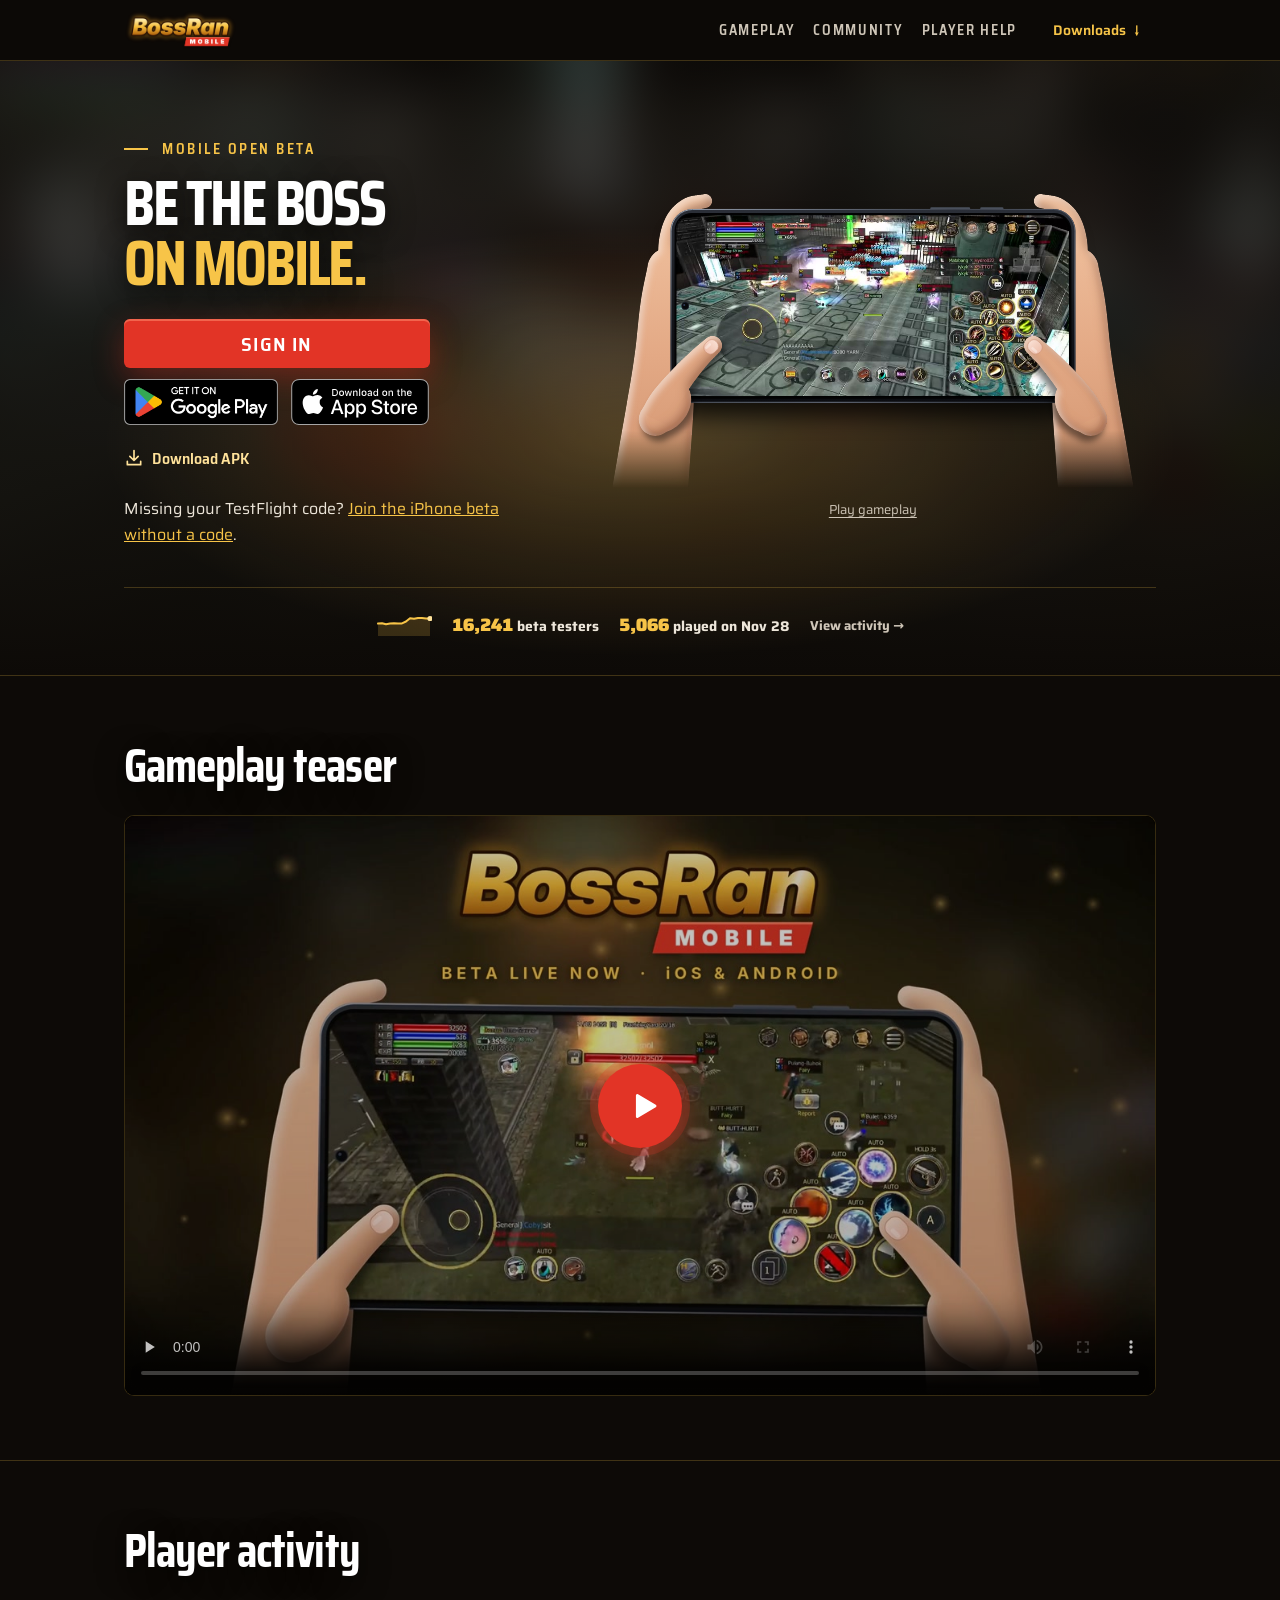
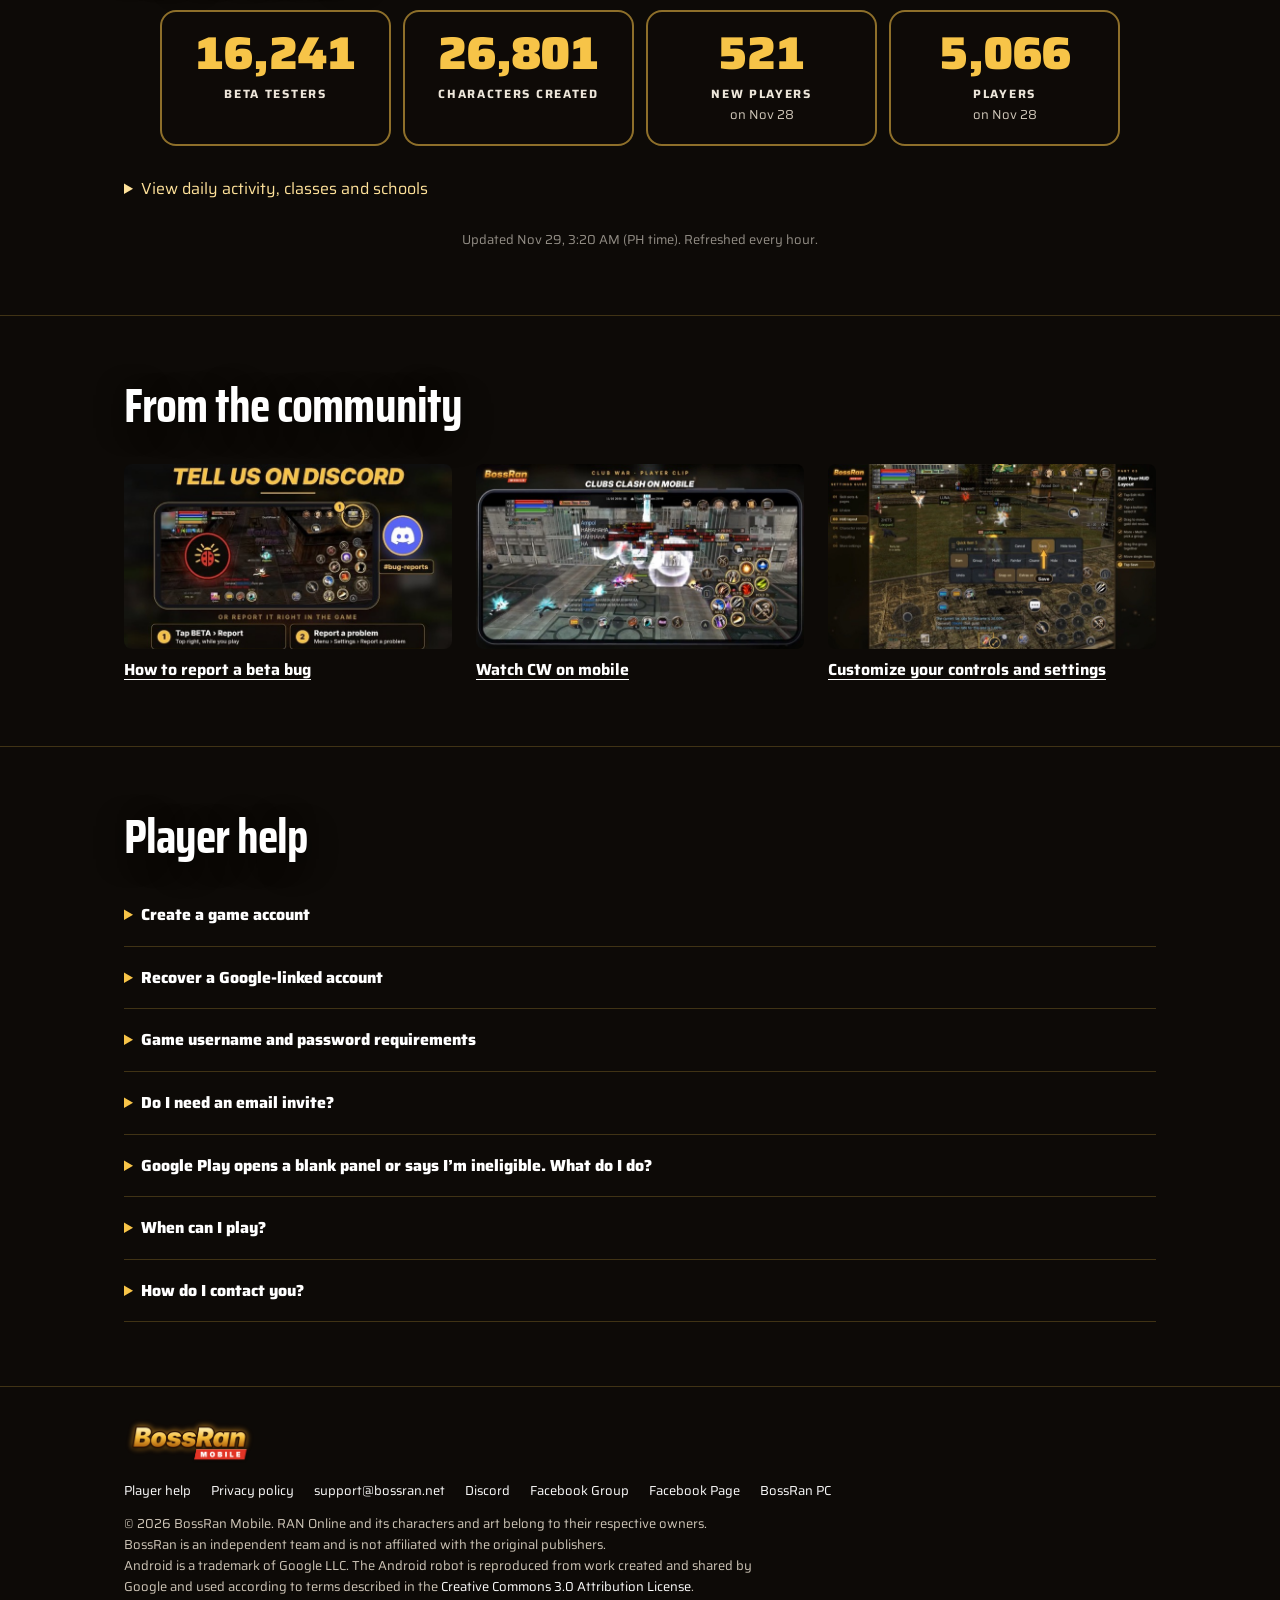
<file: index.html>
<!doctype html>
<html lang="en">
<head>
<meta charset="utf-8">
<meta name="viewport" content="width=device-width, initial-scale=1, viewport-fit=cover">
<title>BossRan Mobile</title>
<meta name="description" content="BossRan Mobile open beta is live on Android and iPhone. Play now — all items for free!">
<meta name="theme-color" content="#0d0a07">
<meta property="og:type" content="website">
<meta property="og:url" content="https://mobile.bossran.net/">
<meta property="og:title" content="BossRan Mobile — Open Beta Live. Play Now!">
<meta property="og:description" content="Open beta is live on Android and iPhone. Play now — all items for free!">
<meta property="og:image" content="https://mobile.bossran.net/assets/teaser-waltz.jpg">
<meta name="twitter:card" content="summary_large_image">
<link rel="icon" href="icons/favicon-32x32.png" type="image/png">
<link rel="apple-touch-icon" href="icons/apple-touch-icon.png">

<style>
:root {
  --ground: #0d0a07;
  --panel: rgba(15, 12, 8, .82);
  --field: #120d09;
  --border: rgba(247, 196, 72, .22);
  --border-strong: rgba(247, 196, 72, .55);
  --gold: #f7c448;
  --gold-soft: #ffe29a;
  --red: #e23426;
  --text: #fff;
  --text-2: #ede6da;
  --muted: #cfc6b8;
  --faint: rgba(237, 230, 218, .6);
  --gutter: 16px;
}
* { box-sizing: border-box; }
html { -webkit-text-size-adjust: 100%; scroll-behavior: smooth; scroll-padding-top: 72px; }
body {
  margin: 0;
  background: var(--ground);
  color: var(--text-2);
  font: 16px/1.6 Inter, system-ui, -apple-system, "Segoe UI", Roboto, sans-serif;
  overflow-x: hidden;
}
img, video { display: block; max-width: 100%; height: auto; }
a { color: var(--gold); }
.wrap { width: 100%; max-width: 1080px; margin: 0 auto; padding: 0 var(--gutter); }

/* House type: kicker with gold rules, two-line headline, second line gold */
.kicker { display: flex; align-items: center; justify-content: center; gap: 10px; margin: 0 0 14px; color: var(--gold); font-size: 12px; font-weight: 700; letter-spacing: .2em; text-transform: uppercase; }
.kicker::before, .kicker::after { content: ""; width: 22px; height: 2px; background: var(--gold); flex: none; }
.display { margin: 0; color: var(--text); font-weight: 900; line-height: .94; letter-spacing: -.01em; text-transform: uppercase; text-shadow: 0 6px 28px rgba(0, 0, 0, .55); }
.display span { display: block; color: var(--gold); }
h2.display { font-size: clamp(32px, 9vw, 72px); }
.rule { width: 160px; height: 3px; margin: 22px auto 0; background: linear-gradient(90deg, rgba(247, 196, 72, 0), var(--gold), rgba(247, 196, 72, 0)); }
.lead { margin: 20px auto 0; max-width: 40ch; color: var(--muted); font-size: 18px; }
.center { text-align: center; }

/* Buttons: red CTA (house style) and a quiet outline button */
.btn { display: inline-flex; align-items: center; justify-content: center; gap: 10px; min-height: 54px; padding: 0 28px; background: var(--red); border: 0; border-radius: 6px; color: #fff; font-family: inherit; font-size: 18px; font-weight: 700; line-height: 1; letter-spacing: .02em; text-transform: uppercase; text-decoration: none; cursor: pointer; box-shadow: 0 10px 30px rgba(226, 52, 38, .35), inset 0 2px 0 rgba(255, 140, 110, .55); }
.btn:hover { filter: brightness(1.1); }
.btn:disabled { opacity: .6; cursor: progress; }
.btn svg { width: 20px; height: 20px; }
.btn-ghost { background: rgba(13, 10, 7, .55); border: 2px solid var(--border-strong); color: var(--text); box-shadow: none; }
.btn-block { width: 100%; }
.ctas { display: flex; flex-wrap: wrap; justify-content: center; gap: 14px 18px; margin-top: 30px; }

/* Header */
.hdr { position: sticky; top: 0; z-index: 20; background: rgba(13, 10, 7, .82); -webkit-backdrop-filter: blur(12px); backdrop-filter: blur(12px); border-bottom: 1px solid var(--border); }
.hdr .wrap { display: flex; align-items: center; gap: 20px; min-height: 60px; }
.hdr .brand img { height: 38px; width: auto; }
.hdr nav { display: none; gap: 26px; margin-left: auto; }
.hdr nav a { color: var(--muted); font-size: 14px; font-weight: 700; letter-spacing: .12em; text-transform: uppercase; text-decoration: none; }
.hdr nav a:hover { color: var(--gold); }
.hdr .join { margin-left: auto; min-height: 40px; padding: 0 16px; font-size: 14px; }
@media (min-width: 820px) {
  .hdr nav { display: flex; gap: 18px; }
  .hdr .join { margin-left: 0; }
}

/* Gameplay backdrop: blurred footage, dark wash, warm glow, drifting gold bokeh */
.scene { position: relative; isolation: isolate; overflow: hidden; }
.scene-bg { position: absolute; inset: -60px; z-index: -3; background: url(assets/gameplay-cw.jpg) center / cover; filter: blur(30px) saturate(1.15); opacity: .55; }
.scene::before { content: ""; position: absolute; inset: 0; z-index: -2; background: radial-gradient(60% 50% at 50% 62%, rgba(247, 170, 60, .24), rgba(247, 170, 60, 0) 70%), linear-gradient(180deg, rgba(13, 10, 7, .55) 0, rgba(13, 10, 7, .7) 45%, var(--ground) 100%); }
.bokeh { position: absolute; inset: 0; z-index: -1; pointer-events: none; }
.bokeh i { position: absolute; bottom: -40px; width: var(--s); height: var(--s); border-radius: 50%; background: radial-gradient(circle, rgba(255, 205, 110, .55), rgba(255, 205, 110, 0) 70%); animation: drift var(--d) linear infinite; animation-delay: var(--t); }
@keyframes drift { 0% { transform: translate(0, 0); opacity: 0; } 10% { opacity: 1; } 100% { transform: translate(var(--x), -120vh); opacity: 0; } }

/* Hero */
.hero { padding: 28px 0 40px; text-align: center; }
.hero-logo { width: min(210px, 54%); margin: 0 auto 18px; filter: drop-shadow(0 10px 30px rgba(0, 0, 0, .5)); }

.beta-live { margin: 0 0 18px; color: var(--gold-soft); font-size: 15px; }
.beta-live strong { display: block; color: var(--text); font-size: 18px; }
.beta-live span { display: block; }

.clip-control { padding: 6px 12px; min-height: 36px; border: 0; background: transparent; color: var(--muted); font: inherit; font-size: 13px; text-decoration: underline; text-underline-offset: 3px; cursor: pointer; }
.hero-gameplay:has(video[data-paused]) .rig { animation-play-state: paused; }

/* Phone in two hands (teaser skill art) with the raw gameplay footage playing on its screen */
.rig-crop { width: calc(100% + var(--gutter) * 2); max-width: 1000px; margin: 30px 0 0 calc(var(--gutter) * -1); aspect-ratio: 1700 / 960; overflow: hidden; -webkit-mask-image: linear-gradient(180deg, #000 82%, transparent); mask-image: linear-gradient(180deg, #000 82%, transparent); }
@media (min-width: 1032px) { .rig-crop { width: 100%; margin-left: auto; margin-right: auto; } }
.rig { position: relative; width: 100%; aspect-ratio: 1700 / 1150; animation: sway 6.5s ease-in-out infinite; transform-origin: 50% 40%; }
@keyframes sway { 0%, 100% { transform: translateY(0) rotate(-.7deg); } 50% { transform: translateY(-6px) rotate(.7deg); } }
.rig > img { position: absolute; left: 0; top: 0; width: 100%; height: 100%; }
.rig .screen { position: absolute; left: 15.294%; top: 12%; width: 69.412%; height: 47.478%; border-radius: 3.9% / 8.42%; overflow: hidden; background: #000; }
.rig .screen video { width: 100%; height: 100%; object-fit: cover; }
.note { margin: 10px 0 0; color: var(--faint); font-size: 13px; }

.stores { margin-top: 30px; }
.stores p { margin: 0 0 12px; color: var(--text); font-size: 14px; font-weight: 800; letter-spacing: .28em; text-transform: uppercase; }
.badges { display: flex; flex-wrap: wrap; justify-content: center; gap: 12px; }
.badges img { height: 48px; width: auto; }

/* Keep the gameplay, live beta summary and installation choices together. */
.hero-main { display: grid; gap: 20px; align-items: start; }
.hero-gameplay, .hero-details { min-width: 0; }
.hero-gameplay .rig-crop { width: 100%; margin: 0 auto; }
.hero-details .hero-stats { margin-top: 0; border-radius: 16px; padding: 12px 16px; }
.hero-details .install-picker { margin-top: 18px; }
@media (min-width: 900px) {
  .hero-main { grid-template-columns: minmax(0, 1.5fr) minmax(320px, 1fr); gap: 24px; }
  .hero-details .install-picker { max-width: none; }
}

/* Sections */
section { padding: 72px 0; }
.band { border-top: 1px solid var(--border); }

/* Teaser */
.player { position: relative; max-width: 960px; margin: 36px auto 0; border: 2px solid var(--border-strong); border-radius: 18px; overflow: hidden; background: #000; box-shadow: 0 30px 80px rgba(0, 0, 0, .6), 0 0 60px rgba(247, 170, 60, .12); }
.player video { width: 100%; aspect-ratio: 16 / 9; background: #000; }
.player .play { position: absolute; inset: 0; display: flex; align-items: center; justify-content: center; padding: 0; background: rgba(13, 10, 7, .25); border: 0; cursor: pointer; }
.player .play span { display: flex; align-items: center; justify-content: center; width: 84px; height: 84px; border-radius: 50%; background: var(--red); box-shadow: 0 10px 40px rgba(226, 52, 38, .55), 0 0 0 8px rgba(226, 52, 38, .22); transition: transform .15s; }
.player .play:hover span { transform: scale(1.06); }
.player .play svg { width: 34px; height: 34px; margin-left: 5px; color: #fff; }
.player .play[hidden] { display: none; }

.features { display: grid; gap: 14px; max-width: 960px; margin: 28px auto 0; padding: 0; list-style: none; }
.features li { display: flex; gap: 16px; align-items: flex-start; padding: 20px; background: var(--panel); border: 2px solid var(--border-strong); border-radius: 18px; text-align: left; }
.features .ico { flex: none; display: flex; align-items: center; justify-content: center; width: 52px; height: 52px; border-radius: 12px; background: rgba(247, 196, 72, .12); color: var(--gold); }
.features .ico svg { width: 28px; height: 28px; }
.features b { display: block; color: var(--text); font-size: 18px; font-weight: 900; letter-spacing: .02em; text-transform: uppercase; }
.features p { margin: 4px 0 0; color: var(--muted); font-size: 15px; }
@media (min-width: 760px) { .features { grid-template-columns: repeat(3, 1fr); } .features li { flex-direction: column; } }

/* Official Facebook posts */
.facebook-posts { display: grid; grid-template-columns: repeat(auto-fit, minmax(min(100%, 240px), 1fr)); gap: 24px; margin: 32px 0 0; padding: 0; list-style: none; text-align: left; }
.facebook-posts a { display: block; font-weight: 700; color: var(--text); text-underline-offset: 4px; }
.facebook-posts img { width: 100%; aspect-ratio: 16 / 9; object-fit: cover; border-radius: 8px; margin-bottom: 8px; }

.install-picker { max-width: 420px; margin: 26px auto 0; padding: 20px; background: #191511; border: 1px solid var(--border); border-radius: 14px; text-align: left; }
.install-picker :is(a, summary):focus-visible { outline: 2px solid var(--gold); outline-offset: 2px; }
.android-steps { display: none; scroll-margin-top: 80px; }
.android-steps:has(#direct-apk:target), .android-steps:target { display: block; }
.android-steps:focus { outline: none; }
.android-steps h2 { margin: 0 0 7px; color: var(--text); font-size: 17px; }
.install-or { display: flex; align-items: center; gap: 12px; margin: 8px 0; color: var(--gold-soft); font-size: 12px; font-weight: 700; }
.install-or::before, .install-or::after { content: ""; flex: 1; height: 1px; background: var(--border); }
.android-steps summary { position: relative; list-style: none; padding: 12px 28px 12px 0; color: var(--text); font-weight: 650; cursor: pointer; line-height: 1.4; }
.android-steps summary::-webkit-details-marker { display: none; }
.android-steps summary::after { position: absolute; content: ""; right: 5px; top: 50%; width: 7px; height: 7px; border: solid var(--gold); border-width: 0 1.5px 1.5px 0; transform: translateY(-65%) rotate(45deg); }
.android-steps details[open] summary::after { transform: rotate(225deg); }
.android-steps small { display: block; color: var(--muted); font-size: 14px; font-weight: 400; }
.android-steps p { margin: 4px 0 14px; color: var(--muted); font-size: 15px; line-height: 1.5; }
.android-steps .btn { width: 100%; min-height: 44px; margin-bottom: 8px; background: #ad3026; border-radius: 6px; box-shadow: none; transform: none; text-transform: none; letter-spacing: normal; font-weight: 650; }
.beta-help { display: inline-block; padding: 12px; color: var(--muted); font-size: 14px; }
.faq { max-width: 760px; margin: 28px auto 0; text-align: left; }
.faq details { border-bottom: 1px solid var(--border); }
.faq summary { padding: 18px 0; color: var(--text); font-weight: 800; cursor: pointer; }
.faq summary::marker { color: var(--gold); }
.faq p { margin: 0 0 16px; color: var(--muted); }

/* Small beta counter in the first view; links down to the full stats */
.hero-stats { display: inline-flex; flex-wrap: wrap; align-items: center; justify-content: center; gap: 6px 12px; max-width: 100%; margin: 18px auto 0; padding: 8px 16px; background: var(--panel); border: 1px solid var(--border-strong); border-radius: 999px; color: var(--text-2); font-size: 14px; font-weight: 700; text-decoration: none; line-height: 1.2; }
.hero-stats[hidden] { display: none; }
.hero-stats:hover { border-color: var(--gold); }
.hero-stats:focus-visible { outline: 2px solid var(--gold); outline-offset: 2px; }
.hero-stats .spark { flex: none; width: 56px; height: 22px; }
.hero-stats b { color: var(--gold); font-size: 18px; font-weight: 900; font-variant-numeric: tabular-nums; }
.hero-stats .grow { color: var(--text); white-space: nowrap; }
.hero-stats .grow::before { content: "\25B2"; margin-right: 4px; color: var(--gold); font-size: 11px; }
.hero-stats .more { color: var(--muted); font-size: 13px; white-space: nowrap; }
/* Beta in numbers (data: assets/stats.json, refreshed hourly by the stats job) */
.stats-tiles { display: grid; grid-template-columns: repeat(2, 1fr); gap: 12px; max-width: 960px; margin: 32px auto 0; padding: 0; list-style: none; }
.stats-tiles li { padding: 18px 12px; background: var(--panel); border: 2px solid var(--border-strong); border-radius: 16px; }
.stats-tiles b { display: block; color: var(--gold); font-size: clamp(30px, 8vw, 46px); font-weight: 900; line-height: 1; font-variant-numeric: tabular-nums; }
.stats-tiles span { display: block; margin-top: 8px; color: var(--text-2); font-size: 12px; font-weight: 700; letter-spacing: .14em; text-transform: uppercase; }
.stats-tiles small { display: block; margin-top: 2px; color: var(--muted); font-size: 13px; }
.stats-panels { display: grid; gap: 14px; max-width: 960px; margin: 14px auto 0; text-align: left; }
.stats-panel { min-width: 0; padding: 20px; background: var(--panel); border: 2px solid var(--border); border-radius: 16px; }
.stats-panel h3 { margin: 0 0 16px; color: var(--gold); font-size: 13px; font-weight: 800; letter-spacing: .2em; text-transform: uppercase; }
.day-chart { display: flex; align-items: flex-end; gap: 6px; height: 170px; margin: 0; padding: 0; list-style: none; border-bottom: 1px solid var(--border); }
.day-chart li { position: relative; flex: 1; display: flex; flex-direction: column; justify-content: flex-end; align-items: center; height: 100%; min-width: 0; }
.day-chart .bar { display: block; width: 100%; max-width: 44px; min-height: 2px; background: var(--gold); border-radius: 4px 4px 0 0; }
.day-chart .val { margin-bottom: 4px; color: var(--text-2); font-size: 12px; font-weight: 700; font-variant-numeric: tabular-nums; }
.day-chart li:not(.labeled) .val { visibility: hidden; }
.day-chart li:hover .val, .day-chart li:focus-within .val { visibility: visible; }
.day-labels { display: flex; gap: 6px; margin: 6px 0 0; padding: 0; list-style: none; }
.day-labels li { flex: 1; min-width: 0; color: var(--muted); font-size: 11px; text-align: center; white-space: nowrap; overflow: hidden; }
.bar-list { display: grid; gap: 10px; margin: 0; padding: 0; list-style: none; }
.bar-list li { display: grid; grid-template-columns: 96px 1fr auto; align-items: center; gap: 10px; color: var(--text-2); font-size: 14px; font-weight: 700; }
.bar-list .track { display: block; height: 10px; background: rgba(255, 255, 255, .08); border-radius: 5px; overflow: hidden; }
.bar-list .fill { display: block; height: 100%; background: var(--gold); border-radius: 5px; }
.bar-list .num { min-width: 48px; color: var(--text); text-align: right; font-variant-numeric: tabular-nums; }
.stats-updated { margin: 16px 0 0; color: var(--faint); font-size: 13px; }
.sr-only { position: absolute; width: 1px; height: 1px; overflow: hidden; clip: rect(0 0 0 0); white-space: nowrap; }
@media (min-width: 760px) {
  .stats-tiles { grid-template-columns: repeat(4, 1fr); }
  .stats-panels { grid-template-columns: 1fr 1fr; }
  .stats-panels .wide { grid-column: 1 / -1; }
  .day-chart { height: 200px; }
}

footer { border-top: 1px solid var(--border); padding: 32px 0 44px; color: var(--muted); font-size: 13px; }
footer .brand img { height: 44px; width: auto; margin-bottom: 18px; }
footer nav { display: flex; flex-wrap: wrap; gap: 8px 20px; margin-bottom: 12px; }
footer a { color: var(--text); text-decoration: none; }
footer a:hover { color: var(--gold); }
footer p { margin: 0; font-size: 13px; max-width: 70ch; }

@media (min-width: 760px) {
  :root { --gutter: 24px; }
  .hero { padding: 32px 0 40px; }
  section { padding: 96px 0; }
  .kicker { gap: 14px; font-size: 14px; letter-spacing: .3em; }
  .kicker::before, .kicker::after { width: 56px; }
}
@media (prefers-reduced-motion: reduce) {
  html { scroll-behavior: auto; }
  .rig, .bokeh i { animation: none; }
  .bokeh { display: none; }
}
/* Keep the three entry points together before gameplay on every screen. */
.hero-actions { max-width: 680px; margin: 20px auto 0; scroll-margin-top: 80px; }
.hero-actions nav { display: grid; grid-template-columns: repeat(3, minmax(0, 1fr)); gap: 12px; }
.hero-actions .btn { min-height: 64px; padding: 8px; transform: none; font-size: 16px; font-weight: 750; line-height: 1.2; }
.hero-actions .btn span { display: block; }
.hero-actions .btn small { display: block; margin-bottom: 3px; color: var(--gold-soft); font-size: 12px; font-weight: 500; letter-spacing: normal; text-transform: none; }
.hero-actions .btn svg { flex: none; width: 28px; height: 28px; color: #fff; }
.hero-actions .btn .android-mark { width: 32px; }
.hero-actions a:focus-visible { outline: 2px solid var(--gold); outline-offset: 3px; }
.game-account-help { display: inline-block; padding: 10px 8px; font-size: 14px; text-underline-offset: 4px; }
.hero-main { margin-top: 18px; }
@media (max-width: 600px) {
  .hero-actions nav { grid-template-columns: repeat(2, minmax(0, 1fr)); gap: 8px; }
  .hero-actions .btn:first-child { grid-column: 1 / -1; }
  .hero-actions .btn { min-height: 54px; font-size: 15px; }
}
.account-guide-title{margin:0 0 28px;color:var(--gold-soft);font-size:clamp(26px,5vw,38px);line-height:1.2;max-width:24ch}
.account-guide-columns{display:grid;grid-template-columns:repeat(2,minmax(0,1fr));gap:36px}
.account-guide-columns article{min-width:0;border-top:2px solid var(--border-strong);padding-top:20px}
.account-guide-columns h3{margin:0;font-size:23px;line-height:1.3;color:var(--text)}
.account-guide-columns p{font-size:15px;color:var(--muted)}
.account-guide-columns ol{padding-left:22px;line-height:1.7}
.account-guide-columns li{margin:12px 0;padding-left:4px}
.account-guide-columns .btn{transform:none;font-size:15px;padding:12px 18px}
.account-guide-notes{margin-top:30px;padding:4px 0 4px 18px;border-left:3px solid var(--gold);max-width:80ch;font-size:14px}
@media(max-width:640px){.account-guide-columns{grid-template-columns:1fr;gap:32px}}
</style>

<style>@font-face{font-family:'Saira';font-style:normal;font-weight:100 900;font-display:swap;src:url(assets/fonts/saira.woff2) format('woff2')}
@font-face{font-family:'Saira Condensed';font-style:normal;font-weight:700;font-display:swap;src:url(assets/fonts/saira-condensed.woff2) format('woff2')}
@font-face{font-family:'Saira Semi Condensed';font-style:normal;font-weight:600;font-display:swap;src:url(assets/fonts/saira-semi-condensed.woff2) format('woff2')}
:root,body {font-family:'Saira',system-ui,sans-serif}
h1,h2,h3,.display,.story-headline {font-family:'Saira Condensed','Arial Narrow',sans-serif;font-weight:700}
button,.btn,.hdr nav a,.kicker,label {font-family:'Saira Semi Condensed','Arial Narrow',sans-serif;font-weight:600}

.hero-actions {max-width:780px}
.hero-actions nav {align-items:start}
.hero-actions .btn {min-height:50px;font-size:20px;font-weight:600}
.store-link {display:grid;justify-items:center;gap:5px;color:var(--muted);font-size:13px;text-decoration:none}
.store-link img {height:50px;width:auto;max-width:100%;object-fit:contain}
.store-link:hover img {filter:brightness(1.15)}
.android-steps:has(#play-beta:target) {display:block}
#play-beta {scroll-margin-top:84px}
@media(max-width:600px){.hero-actions .btn:first-child{margin-bottom:4px}.store-link img{height:clamp(38px,11vw,48px)}}
@media(min-width:601px){.hero-actions nav{grid-template-columns:repeat(4,minmax(0,1fr))}}
.apk-download{display:flex;align-items:center;justify-content:center;gap:8px;min-height:50px;padding:0 10px;border:1px solid var(--border-strong);border-radius:6px;background:var(--panel);color:var(--gold-soft);font:600 18px/1.2 'Saira Semi Condensed',sans-serif;text-decoration:none}
.apk-download:hover{border-color:var(--gold);color:var(--text)}
@media(max-width:600px){.apk-download{grid-column:1/-1;min-height:44px}}

/* Landing page */
.mobile-help {display:none}
@media (max-width:819px) {
  .hdr .mobile-help {display:inline-flex;align-items:center;min-height:44px;margin-left:auto;color:var(--muted);text-decoration:none}
  .hdr .join {margin-left:0;padding:0}
}
.hdr .join {display:inline-flex;align-items:center;gap:8px;color:var(--gold);font-weight:600;text-decoration:none}
.hero {padding:clamp(36px,6vw,88px) 0 24px}
.hero-layout {display:grid;grid-template-columns:minmax(0,.86fr) minmax(0,1.14fr);align-items:center;gap:clamp(16px,3vw,42px)}
.hero-intro {text-align:left;container-type:inline-size}
.hero-intro .kicker {justify-content:flex-start;letter-spacing:.18em}
.hero-intro .kicker::before {width:24px}
.hero-intro .kicker::after {display:none}
.hero-intro h1 {font-size:clamp(40px,14.8cqi,88px);letter-spacing:-.035em}
.hero-actions {margin:26px 0 0}
.hero-actions nav {display:grid;grid-template-columns:minmax(0,1.12fr) minmax(0,1fr);width:min(100%,306px);gap:10px 12px;align-items:center}
.hero-actions .btn:first-child {grid-column:1/-1;margin:0;min-height:49px;letter-spacing:.06em}
.store-link {display:flex;align-items:center;justify-content:flex-start;min-height:48px}
.store-link img {height:46px;width:auto;max-width:100%;object-fit:contain}
.apk-download {grid-column:1/-1;justify-self:start;background:transparent;border:0;padding:0;min-height:44px;font-size:16px}
.apk-download:hover {text-decoration:underline;text-underline-offset:4px}

.rig {animation:none}
.hero-gameplay .clip-control {min-height:44px}
.hero-details {border-top:1px solid var(--border);margin-top:24px;padding-top:12px}
.hero-details .hero-stats {border:0;background:transparent;gap:8px 20px;line-height:1.5}
.hero-details .install-picker {max-width:560px;margin:24px auto;text-align:left}
section.band {padding:clamp(38px,5vw,66px) 0}
h2.display {font-size:clamp(32px,4vw,48px);text-align:left;font-style:normal;letter-spacing:-.02em;text-transform:none;line-height:1.1}
.player {max-width:none;margin-top:22px;border:1px solid var(--border);border-radius:10px;box-shadow:none}
.stats-breakdown {margin-top:18px;text-align:left}
.stats-breakdown summary {padding:12px 0;color:var(--gold-soft);cursor:pointer}
.faq {max-width:none;margin-top:20px}
.faq ol {padding:0 24px 0 42px;max-width:78ch}
.faq details p {max-width:84ch}
.faq .btn {margin:6px 16px 20px;min-height:42px;transform:none;font-size:15px}
footer nav {gap:8px 20px}
:focus-visible {outline:2px solid var(--gold);outline-offset:3px}
@media (max-width:720px) {
  .hero-layout {grid-template-columns:1fr;gap:14px}
  .hero-intro {text-align:center}
  .hero-intro .kicker {justify-content:center}
  .hero-intro .kicker::after {display:block;width:24px}
  .hero-intro h1 {font-size:clamp(40px,14.8cqi,76px)}
  .hero-actions {margin-top:18px}
  .hero-actions nav {margin:0 auto}
  .apk-download {justify-self:center}
  .hero-gameplay {width:min(100%,520px);margin:auto}
  .hero-details {margin-top:14px}
}
</style></head>
<body>
<svg width="0" height="0" style="position:absolute" aria-hidden="true">
  <defs>
    <symbol id="i-discord" viewBox="0 0 24 24"><path fill="currentColor" d="M20.317 4.3698a19.7913 19.7913 0 00-4.8851-1.5152.0741.0741 0 00-.0785.0371c-.211.3753-.4447.8648-.6083 1.2495-1.8447-.2762-3.68-.2762-5.4868 0-.1636-.3933-.4058-.8742-.6177-1.2495a.077.077 0 00-.0785-.037 19.7363 19.7363 0 00-4.8852 1.515.0699.0699 0 00-.0321.0277C.5334 9.0458-.319 13.5799.0992 18.0578a.0824.0824 0 00.0312.0561c2.0528 1.5076 4.0413 2.4228 5.9929 3.0294a.0777.0777 0 00.0842-.0276c.4616-.6304.8731-1.2952 1.226-1.9942a.076.076 0 00-.0416-.1057c-.6528-.2476-1.2743-.5495-1.8722-.8923a.077.077 0 01-.0076-.1277c.1258-.0943.2517-.1923.3718-.2914a.0743.0743 0 01.0776-.0105c3.9278 1.7933 8.18 1.7933 12.0614 0a.0739.0739 0 01.0785.0095c.1202.099.246.1981.3728.2924a.077.077 0 01-.0066.1276 12.2986 12.2986 0 01-1.873.8914.0766.0766 0 00-.0407.1067c.3604.698.7719 1.3628 1.225 1.9932a.076.076 0 00.0842.0286c1.961-.6067 3.9495-1.5219 6.0023-3.0294a.077.077 0 00.0313-.0552c.5004-5.177-.8382-9.6739-3.5485-13.6604a.061.061 0 00-.0312-.0286zM8.02 15.3312c-1.1825 0-2.1569-1.0857-2.1569-2.419 0-1.3332.9555-2.4189 2.157-2.4189 1.2108 0 2.1757 1.0952 2.1568 2.419 0 1.3332-.9555 2.4189-2.1569 2.4189zm7.9748 0c-1.1825 0-2.1569-1.0857-2.1569-2.419 0-1.3332.9554-2.4189 2.1569-2.4189 1.2108 0 2.1757 1.0952 2.1568 2.419 0 1.3332-.946 2.4189-2.1568 2.4189Z"/></symbol>
    <symbol id="i-fb" viewBox="0 0 24 24"><path fill="currentColor" d="M14 8.5V6.8c0-.8.5-1 .9-1H17V2.1L14.1 2C10.9 2 10.2 4.4 10.2 6v2.5H8V12h2.2v10H14V12h2.8l.4-3.5H14z"/></symbol>
    <symbol id="i-apple" viewBox="0 0 24 24"><path fill="currentColor" d="M17.05 12.54c.02 3.03 2.65 4.04 2.68 4.05-.02.07-.42 1.44-1.39 2.86-.84 1.23-1.71 2.46-3.08 2.49-1.35.03-1.78-.8-3.32-.8-1.53 0-2.01.77-3.28.83-1.32.05-2.32-1.33-3.17-2.55-1.72-2.5-3.03-7.06-1.26-10.14.88-1.53 2.45-2.5 4.15-2.53 1.3-.03 2.52.88 3.31.88.8 0 2.29-1.08 3.86-.92.66.03 2.5.26 3.68 1.99-.1.06-2.2 1.28-2.18 3.84ZM14.54 5.05c.71-.86 1.18-2.06 1.05-3.25-1.02.04-2.25.68-2.98 1.54-.66.76-1.24 1.98-1.08 3.15 1.14.09 2.3-.58 3.01-1.44Z"/></symbol>
    <symbol id="i-android" viewBox="0 0 152 89"><path fill="#34A853" d="M151.025 85.224q-.071-.464-.147-.92a75.665 75.665 0 0 0-7.546-22.597 76.5 76.5 0 0 0-5.511-8.995 76 76 0 0 0-8.322-9.808 76.034 76.034 0 0 0-13.398-10.626q.042-.074.085-.148 2.286-3.948 4.572-7.897l4.47-7.712a3946 3946 0 0 0 3.208-5.54q.38-.658.604-1.355a6.97 6.97 0 0 0-.652-5.702 6.9 6.9 0 0 0-2.406-2.398 7 7 0 0 0-2.954-.95 7 7 0 0 0-2.376.206 6.93 6.93 0 0 0-4.22 3.227q-1.606 2.77-3.208 5.54l-4.47 7.712c-1.523 2.634-3.05 5.263-4.573 7.897q-.25.43-.5.865c-.232-.092-.46-.184-.692-.272-8.398-3.205-17.511-4.958-27.036-4.958q-.39-.001-.78.004A75.7 75.7 0 0 0 50.977 25q-1.317.46-2.608.968-.234-.404-.467-.806-2.286-3.95-4.573-7.897l-4.47-7.713a4385 4385 0 0 1-3.208-5.54A6.93 6.93 0 0 0 29.055.58a6.9 6.9 0 0 0-2.954.95 6.92 6.92 0 0 0-3.157 4.185 6.96 6.96 0 0 0 .703 5.27l3.208 5.54 4.47 7.713c1.523 2.634 3.05 5.263 4.573 7.897.01.022.025.044.036.066a76.3 76.3 0 0 0-13.527 10.711 76.5 76.5 0 0 0-8.322 9.808 75.4 75.4 0 0 0-5.51 8.995 75.7 75.7 0 0 0-7.546 22.597 76.038 76.038 0 0 0-.581 4.247h151a77 77 0 0 0-.434-3.327z"/><path fill="#202124" d="M115.225 67.663c3.022-2.012 3.461-6.668.981-10.4-2.48-3.73-6.939-5.123-9.96-3.11-3.021 2.012-3.46 6.668-.98 10.4 2.479 3.73 6.938 5.123 9.959 3.11M46.762 64.564c2.48-3.73 2.04-8.387-.98-10.4-3.022-2.012-7.481-.619-9.96 3.112s-2.041 8.387.98 10.4 7.48.62 9.96-3.112"/></symbol>
    <symbol id="i-play" viewBox="0 0 24 24"><path fill="currentColor" d="M7 4.5v15a1 1 0 0 0 1.5.86l12.5-7.5a1 1 0 0 0 0-1.72L8.5 3.64A1 1 0 0 0 7 4.5z"/></symbol>
    <symbol id="i-touch" viewBox="0 0 24 24"><g fill="none" stroke="currentColor" stroke-width="1.8" stroke-linecap="round" stroke-linejoin="round"><rect x="2" y="6" width="20" height="12" rx="3"/><circle cx="7" cy="12" r="2.2"/><circle cx="16" cy="10.5" r="1.2"/><circle cx="18.5" cy="13" r="1.2"/><circle cx="14.5" cy="13.5" r="1.2"/></g></symbol>
    <symbol id="i-pin" viewBox="0 0 24 24"><g fill="none" stroke="currentColor" stroke-width="1.8" stroke-linecap="round" stroke-linejoin="round"><path d="M12 21s-7-6.2-7-11.5a7 7 0 0 1 14 0C19 14.8 12 21 12 21z"/><circle cx="12" cy="9.5" r="2.5"/></g></symbol>
    <symbol id="i-shield" viewBox="0 0 24 24"><g fill="none" stroke="currentColor" stroke-width="1.8" stroke-linecap="round" stroke-linejoin="round"><path d="M12 3l8 3v5.5c0 4.6-3.3 8.2-8 9.5-4.7-1.3-8-4.9-8-9.5V6l8-3z"/><path d="M9 12l2 2 4-4"/></g></symbol>
    <symbol id="i-prev" viewBox="0 0 24 24"><path fill="none" stroke="currentColor" stroke-width="2.4" stroke-linecap="round" stroke-linejoin="round" d="M15 5l-7 7 7 7"/></symbol>
    <symbol id="i-next" viewBox="0 0 24 24"><path fill="none" stroke="currentColor" stroke-width="2.4" stroke-linecap="round" stroke-linejoin="round" d="M9 5l7 7-7 7"/></symbol>
    <symbol id="i-x" viewBox="0 0 24 24"><path fill="none" stroke="currentColor" stroke-width="2.4" stroke-linecap="round" d="M6 6l12 12M18 6L6 18"/></symbol>
  </defs>
</svg>

<header class="hdr">
  <div class="wrap">
    <a class="brand" href="#top" aria-label="BossRan Mobile home"><img src="assets/logo.png" width="1111" height="376" alt="BossRan Mobile"></a>
    <nav aria-label="Main">
      <a href="#teaser">Gameplay</a>
      <a href="#posters">Community</a>
      <a href="#faq">Player help</a>
    </nav>
    <a class="mobile-help" href="#faq">Help</a>
    <a class="join" href="#test">Downloads <span aria-hidden="true">↓</span></a>
  </div>
</header>

<main id="top">
  <div class="scene hero">
    <div class="scene-bg" aria-hidden="true"></div>
    <div class="wrap">
      <div class="hero-layout">
        <div class="hero-intro">
          <p class="kicker">Mobile open beta</p>
          <h1 class="display">Be the boss <span>on mobile.</span></h1>
      <div id="test" class="hero-actions">
        <nav id="signup" aria-label="Player sign-in and downloads">
          <a class="btn" href="https://accounts-mobile.bossran.net/create-account">Sign in</a>
          <a class="store-link" href="#play-beta" aria-label="Google Play installation instructions"><img width="564" height="168" src="assets/badge-googleplay.png" alt="Get it on Google Play"></a>
          <a class="store-link" href="https://testflight.apple.com/join/b6cz2WRG" aria-label="Download for iPhone or iPad through TestFlight"><img width="120" height="40" src="assets/badge-appstore.svg" alt=""></a>
          <a class="apk-download" href="https://downloads.bossran.net/android/alpha/download.html">
            <svg width="20" height="20" viewBox="0 0 24 24" fill="none" stroke="currentColor" stroke-width="2" stroke-linecap="round" stroke-linejoin="round" aria-hidden="true"><path d="M12 3v12m-5-5 5 5 5-5M4 16v4h16v-4"/></svg>
            Download APK
          </a>
        </nav>
        <p>Missing your TestFlight code? <a href="https://testflight.apple.com/join/b6cz2WRG"><u>Join the iPhone beta without a code</u></a>.</p>
      </div>
        </div>
        <div class="hero-gameplay">
      <figure class="rig-crop" aria-label="A phone held in two hands, playing BossRan Mobile">
        <div class="rig">
          <img src="assets/stage-under.svg" alt="">
          <div class="screen"><video id="loop" data-src="assets/guild-battle-loop.mp4" poster="assets/guild-battle-poster.jpg" muted loop playsinline preload="none" aria-label="BossRan Mobile CW gameplay with players battling in an arena"></video></div>
          <img src="assets/stage-over.svg" alt="">
        </div>
      </figure>
      <button class="clip-control" id="clip-control" type="button" aria-controls="loop" hidden>Play gameplay</button>
        </div>
      </div>
      <div class="hero-details">
      <a class="hero-stats" id="hero-stats" href="#stats" hidden>
        <svg class="spark" viewBox="0 0 56 22" aria-hidden="true"></svg>
        <span><b data-hs="testers">0</b> beta testers</span>
        <span><b data-hs="today">0</b> played <span data-hs="today-day">today</span></span>
        <span class="more" aria-hidden="true">View activity →</span>
      </a>
      <div id="android-beta" class="install-picker android-steps" tabindex="-1" role="region" aria-labelledby="android-title">
          <h2 id="android-title">Install on Android</h2>

          <details id="direct-apk" name="android-install">
            <summary>Install with APK <small>Download directly from BossRan</small></summary>
            <a class="btn" href="https://downloads.bossran.net/android/alpha/download.html">Download APK</a>
            <p>Open the file in <strong>Downloads</strong>. If prompted, tap <strong>Settings</strong>, turn on <strong>Allow from this source</strong>, then go back. Tap <strong>Install</strong>.</p>
          </details>
          <div class="install-or">OR</div>
          <details id="play-beta" name="android-install">
            <summary>Install with Google Play <small>Download through the Play Store beta</small></summary>
            <p>Use the same Google account as your Play Store for both steps. Already invited by email? Go to step 2 with that account.</p>
            <a class="btn" href="https://accounts.google.com/AccountChooser?continue=https%3A%2F%2Fgroups.google.com%2Fg%2Fbossran-mobile-android-testers%2Fabout" target="_blank" rel="noopener">1. Join the tester group</a>
            <p>Tap <strong>Join group</strong>, then return here.</p>
            <a class="btn" href="https://accounts.google.com/AccountChooser?continue=https%3A%2F%2Fplay.google.com%2Fapps%2Ftesting%2Fnet.bossran.mobile">2. Open Google Play</a>
            <p>Tap <strong>Become a tester</strong>, then <strong>download it on Google Play</strong> and <strong>Install</strong>.</p>
            <p>Google Play not working? <a href="https://downloads.bossran.net/android/alpha/download.html">Download the APK</a>.</p>
          </details>
      </div>

      </div>


    </div>
  </div>

  <section id="teaser" class="band center" aria-labelledby="teaser-title">
    <div class="wrap">
      <h2 class="display" id="teaser-title">Gameplay teaser</h2>
      <div class="player">
        <video id="teaser-video" src="assets/teaser-waltz.mp4" poster="assets/teaser-waltz.jpg" preload="none" playsinline controls aria-label="BossRan Mobile Waltz gameplay teaser"></video>
        <button class="play" type="button" id="teaser-play" aria-label="Play the teaser"><span><svg aria-hidden="true"><use href="#i-play"/></svg></span></button>
      </div>

    </div>
  </section>

  <section id="stats" class="band center" aria-labelledby="stats-title" hidden>
    <div class="wrap">
      <h2 class="display" id="stats-title">Player activity</h2>
      <ul class="stats-tiles">
        <li><b data-stat="testers">0</b><span>Beta testers</span></li>
        <li><b data-stat="characters">0</b><span>Characters created</span></li>
        <li><b data-stat="new_players">0</b><span>New players</span><small data-stat-day></small></li>
        <li><b data-stat="players">0</b><span>Players</span><small data-stat-day></small></li>
      </ul>
      <details class="stats-breakdown"><summary>View daily activity, classes and schools</summary>
      <div class="stats-panels">
        <div class="stats-panel wide">
          <h3 id="days-title">Players per day</h3>
          <ul class="day-chart" id="day-chart" aria-labelledby="days-title"></ul>
          <ul class="day-labels" id="day-labels" aria-hidden="true"></ul>
        </div>
        <div class="stats-panel">
          <h3 id="classes-title">Most played classes</h3>
          <ul class="bar-list" id="class-list" aria-labelledby="classes-title"></ul>
        </div>
        <div class="stats-panel">
          <h3 id="schools-title">Characters per school</h3>
          <ul class="bar-list" id="school-list" aria-labelledby="schools-title"></ul>
        </div>
      </div>
      </details>
      <p class="stats-updated" id="stats-updated"></p>
    </div>
  </section>

  <section id="posters" class="band center" aria-labelledby="posters-title">
    <div class="wrap">
      <h2 class="display" id="posters-title">From the community</h2>
      <ul class="facebook-posts">
        <li><a href="https://www.facebook.com/122112926391492315/posts/122118875091492315"><img src="assets/facebook-reports.jpg" alt="" loading="lazy">How to report a beta bug</a></li>
        <li><a href="https://www.facebook.com/reel/2684437282026227/"><img src="assets/facebook-cw.jpg" alt="" loading="lazy">Watch CW on mobile</a></li>
        <li><a href="https://www.facebook.com/reel/1817162786155067/"><img src="assets/facebook-settings.jpg" alt="" loading="lazy">Customize your controls and settings</a></li>
      </ul>
    </div>
  </section>



  <section id="faq" class="band" aria-labelledby="faq-title">
    <div class="wrap">
      <h2 class="display" id="faq-title">Player help</h2>
      <div class="faq" id="game-accounts">
        <details id="create-game-account"><summary>Create a game account</summary>
          <p>For new players who want to make their first BossRan login.</p>
          <ol>
            <li>Choose <strong>Sign in</strong>, then select your sign-in method on the account page.</li>
            <li>Choose your game username and a password, then enter the password again.</li>
            <li>Tap <strong>Save game login</strong> and wait for the success message.</li>
            <li>Return to BossRan, choose <strong>Log in with username</strong>, and use the username and password you just saved.</li>
          </ol>
          <p>If that Google account already owns a BossRan account, you keep the same account.</p>
          <a class="btn" href="https://accounts-mobile.bossran.net/create-account">Sign in</a>
        </details>
<details id="recover-game-account"><summary>Recover a Google-linked account</summary>
          <p>For returning players who used Google in the game and need to set or change their game password.</p>
          <ol>
            <li>Open the <strong>Recover game login</strong> link below.</li>
            <li>Sign in with the <strong>original Google account you used in BossRan</strong>.</li>
            <li>Keep your existing game username, or choose one if you never had one. For your first password, fill in the setup form and tap <strong>Save game login</strong>. Already have a password? Choose <strong>Change game password</strong>, enter your new password twice, and tap <strong>Save new password</strong>.</li>
            <li>Return to BossRan and choose <strong>Log in with username</strong>. Your original account, characters, items and balances stay with you.</li>
          </ol>
          <p>You do not need your old password after verifying your original Google account. If verification has expired, sign in with Google again. Recovery will not create a replacement account if you choose the wrong Google account.</p>
          <a class="btn btn-ghost" href="https://accounts-mobile.bossran.net/recover">Recover game login</a>
        </details>
        <details><summary>Game username and password requirements</summary>
        <p><strong>New username:</strong> 4–12 characters. Start with a letter; use letters, numbers or an underscore.</p>
        <p><strong>Username over 12 characters?</strong> Use the recovery link above and verify your original Google account. You can choose a shorter username once and set a new password. Tap <strong>Save corrected game login</strong>, then use your new login in the game. Your account, characters, items and balances stay the same.</p>
        <p><strong>Password:</strong> 8–12 lowercase letters and numbers only. No capitals, spaces or special characters. Use a game password, not your Google password.</p>
        <p><strong>After saving:</strong> saved game sign-ins on your phones expire. Use your game username and new password the next time you log in.</p>
        <p>Cannot access your original Google account? <a href="mailto:support@bossran.net">Contact support</a>.</p>
      </details>
        <details><summary>Do I need an email invite?</summary><p>You can join yourself. On Android, <a href="#android-beta">download the APK or join through Google Play</a>. On iPhone or iPad, install TestFlight, then open the <a href="https://testflight.apple.com/join/b6cz2WRG">BossRAN Mobile invitation</a> on that device. If TestFlight shows “Ready To Test,” return to this page in Safari and tap the invitation again. If the “Redeem Code” box is open, tap Cancel first. When BossRAN Mobile appears in TestFlight, tap Accept, then Install.</p></details>
        <details><summary>Google Play opens a blank panel or says I’m ineligible. What do I do?</summary><p>Close the panel and tap your Play Store profile picture to check the full email address. Select the account you used for the tester group or invitation, then reopen step 2 and choose the same account. Or <a href="#direct-apk">install the direct APK</a> without tester signup.</p></details>
        <details><summary>When can I play?</summary><p>The open beta is live and all items are free during the beta. <a href="#test">Download BossRan Mobile</a>. We’re targeting late November to early December 2026 for the official launch.</p></details>
        <details><summary>How do I contact you?</summary><p>Email <a href="mailto:support@bossran.net">support@bossran.net</a> or message our <a href="https://www.facebook.com/bossran.mobile" target="_blank" rel="noopener">Facebook page</a>.</p></details>
      </div>
    </div>
  </section>
</main>
<footer>
  <div class="wrap">
    <a class="brand" href="#top" aria-label="BossRan Mobile home"><img src="assets/logo.png" width="1111" height="376" alt="BossRan Mobile" loading="lazy"></a>
    <nav aria-label="Footer">
      <a href="#faq">Player help</a>
      <a href="privacy.html">Privacy policy</a>
      <a href="mailto:support@bossran.net">support@bossran.net</a>
      <a href="https://discord.gg/xVfgwdGqQV" target="_blank" rel="noopener noreferrer">Discord</a>
      <a href="https://www.facebook.com/groups/bossranmobile" target="_blank" rel="noopener noreferrer">Facebook Group</a>
      <a href="https://www.facebook.com/bossran.mobile" target="_blank" rel="noopener noreferrer">Facebook Page</a>
      <a href="https://bossran.net/">BossRan PC</a>
    </nav>
    <p>© 2026 BossRan Mobile. RAN Online and its characters and art belong to their respective owners. BossRan is an independent team and is not affiliated with the original publishers.</p>
    <p>Android is a trademark of Google LLC. The Android robot is reproduced from work created and shared by Google and used according to terms described in the <a href="https://creativecommons.org/licenses/by/3.0/">Creative Commons 3.0 Attribution License</a>.</p>
  </div>
</footer>


<script>
function openLinkedDetails(hash) {
  const target = document.getElementById(hash.slice(1));
  if (target instanceof HTMLDetailsElement) target.open = true;
}
window.addEventListener('hashchange', () => openLinkedDetails(location.hash));
document.addEventListener('click', event => {
  const link = event.target.closest('a[href^="#"]');
  if (link && link.hash === location.hash) openLinkedDetails(link.hash);
});
openLinkedDetails(location.hash);

const loop = document.getElementById('loop');
const clipControl = document.getElementById('clip-control');
function updateClipControl() {
  loop.toggleAttribute('data-paused', loop.paused);
  clipControl.textContent = loop.paused ? 'Play gameplay' : 'Pause gameplay';
}
function playClip() {
  if (!loop.hasAttribute('src')) loop.src = loop.dataset.src;
  loop.play().catch(updateClipControl);
}
loop.addEventListener('play', updateClipControl);
loop.addEventListener('pause', updateClipControl);
clipControl.addEventListener('click', () => {
  if (loop.paused) playClip();
  else loop.pause();
});
updateClipControl();
clipControl.hidden = false;
if (!matchMedia('(prefers-reduced-motion: reduce)').matches && !navigator.connection?.saveData) playClip();

// Teaser: big play button over the poster, then the native controls take over (with sound)
const teaser = document.getElementById('teaser-video');
const teaserPlay = document.getElementById('teaser-play');
teaserPlay.addEventListener('click', () => { teaser.play(); });
teaser.addEventListener('play', () => { teaserPlay.hidden = true; });

// Beta in numbers: assets/stats.json is refreshed every hour; the hourly query key keeps Cloudflare's copy fresh.
(async () => {
  const box = document.getElementById('stats');
  const hourKey = new Date().toISOString().slice(0, 13).replace(/\D/g, '');
  let s;
  try {
    const r = await fetch('assets/stats.json?h=' + hourKey);
    if (!r.ok) return;
    s = await r.json();
  } catch (e) { return; }
  if (!s || !s.days || !s.days.length) return;
  const fmt = n => Number(n).toLocaleString('en-US');
  const dayName = iso => new Date(iso + 'T12:00:00+08:00').toLocaleDateString('en-US', { month: 'short', day: 'numeric', timeZone: 'Asia/Manila' });
  const last = s.days[s.days.length - 1];
  const vals = { testers: s.testers, characters: s.characters, new_players: last.new_players, players: last.players };
  box.querySelectorAll('[data-stat]').forEach(el => { el.textContent = fmt(vals[el.dataset.stat]); });
  box.querySelectorAll('[data-stat-day]').forEach(el => { el.textContent = 'on ' + dayName(last.date); });

  const days = s.days.slice(-14);
  const maxP = Math.max(...days.map(d => d.players));
  const chart = document.getElementById('day-chart');
  const labels = document.getElementById('day-labels');
  days.forEach((d, i) => {
    const li = document.createElement('li');
    li.tabIndex = 0;
    if (days.length <= 7 || i === days.length - 1 || d.players === maxP) li.classList.add('labeled');
    const val = document.createElement('span');
    val.className = 'val'; val.textContent = fmt(d.players); val.setAttribute('aria-hidden', 'true');
    const bar = document.createElement('span');
    bar.className = 'bar'; bar.style.height = (d.players / maxP * 82).toFixed(1) + '%';
    const sr = document.createElement('span');
    sr.className = 'sr-only'; sr.textContent = dayName(d.date) + ': ' + fmt(d.players) + ' players, ' + fmt(d.new_players) + ' new';
    li.title = dayName(d.date) + ' · ' + fmt(d.players) + ' players · ' + fmt(d.new_players) + ' new';
    li.append(val, bar, sr);
    chart.append(li);
    const lab = document.createElement('li');
    lab.textContent = dayName(d.date);
    labels.append(lab);
  });

  const fillList = (id, rows) => {
    const ul = document.getElementById(id);
    const max = Math.max(...rows.map(r => r.count));
    rows.forEach(r => {
      const li = document.createElement('li');
      const name = document.createElement('span'); name.textContent = r.name;
      const track = document.createElement('span'); track.className = 'track';
      const fill = document.createElement('span'); fill.className = 'fill'; fill.style.width = (r.count / max * 100).toFixed(1) + '%';
      track.append(fill);
      const num = document.createElement('span'); num.className = 'num'; num.textContent = fmt(r.count);
      li.append(name, track, num);
      ul.append(li);
    });
  };
  fillList('class-list', s.classes);
  fillList('school-list', s.schools);

  const up = new Date(s.updated);
  document.getElementById('stats-updated').textContent = 'Updated ' +
    up.toLocaleString('en-US', { month: 'short', day: 'numeric', hour: 'numeric', minute: '2-digit', timeZone: 'Asia/Manila' }) +
    ' (PH time). Refreshed every hour.';
  // first-view counter: testers, players logged in today (PH day), new players today, players-per-day sparkline.
  // Falls back to the last full day when stats.json has no "today" or it is from an earlier PH day.
  const hs = document.getElementById('hero-stats');
  const phToday = new Date().toLocaleDateString('en-CA', { timeZone: 'Asia/Manila' });
  const t = s.today && s.today.date === phToday ? s.today : null;
  const hsDay = t ? 'today' : 'on ' + dayName(last.date);
  const hsPlayers = t ? t.players : last.players;
  hs.querySelector('[data-hs="testers"]').textContent = fmt(s.testers);
  hs.querySelector('[data-hs="today"]').textContent = fmt(hsPlayers);
  hs.querySelector('[data-hs="today-day"]').textContent = hsDay;
  const pts = days.map((d, i) => [days.length > 1 ? 2 + i * 52 / (days.length - 1) : 28, 20 - d.players / maxP * 17]);
  const line = pts.map(p => p[0].toFixed(1) + ',' + p[1].toFixed(1)).join(' ');
  const end = pts[pts.length - 1];
  hs.querySelector('.spark').innerHTML =
    '<polygon points="2,21 ' + line + ' ' + end[0].toFixed(1) + ',21" fill="rgba(247,196,72,.18)"/>' +
    '<polyline points="' + line + '" fill="none" stroke="#f7c448" stroke-width="2" stroke-linejoin="round" stroke-linecap="round"/>' +
    '<circle cx="' + end[0].toFixed(1) + '" cy="' + end[1].toFixed(1) + '" r="2.6" fill="#ffe29a"/>';
  hs.setAttribute('aria-label', fmt(s.testers) + ' beta testers, ' + fmt(hsPlayers) + ' played ' + hsDay + '. See beta stats.');
  hs.hidden = false;
  box.hidden = false;
})();

</script>

</body>
</html>
</file>
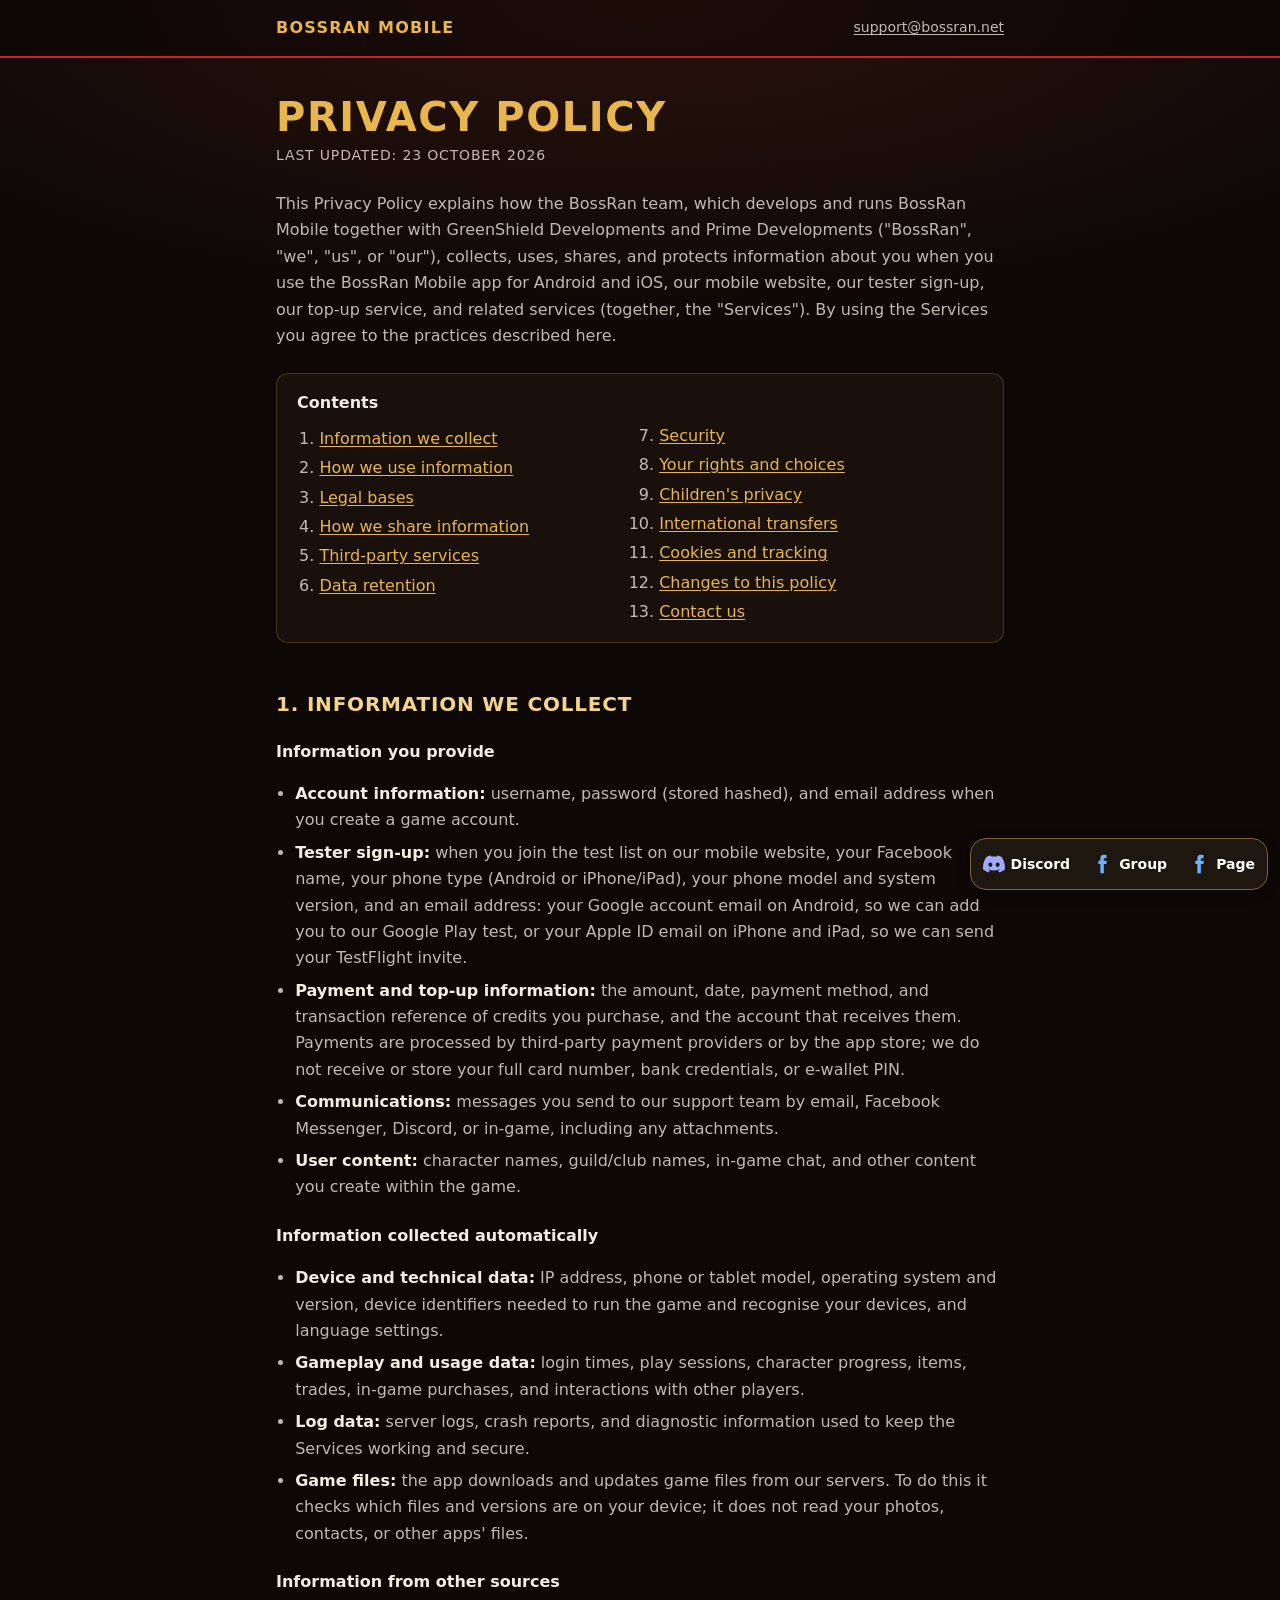
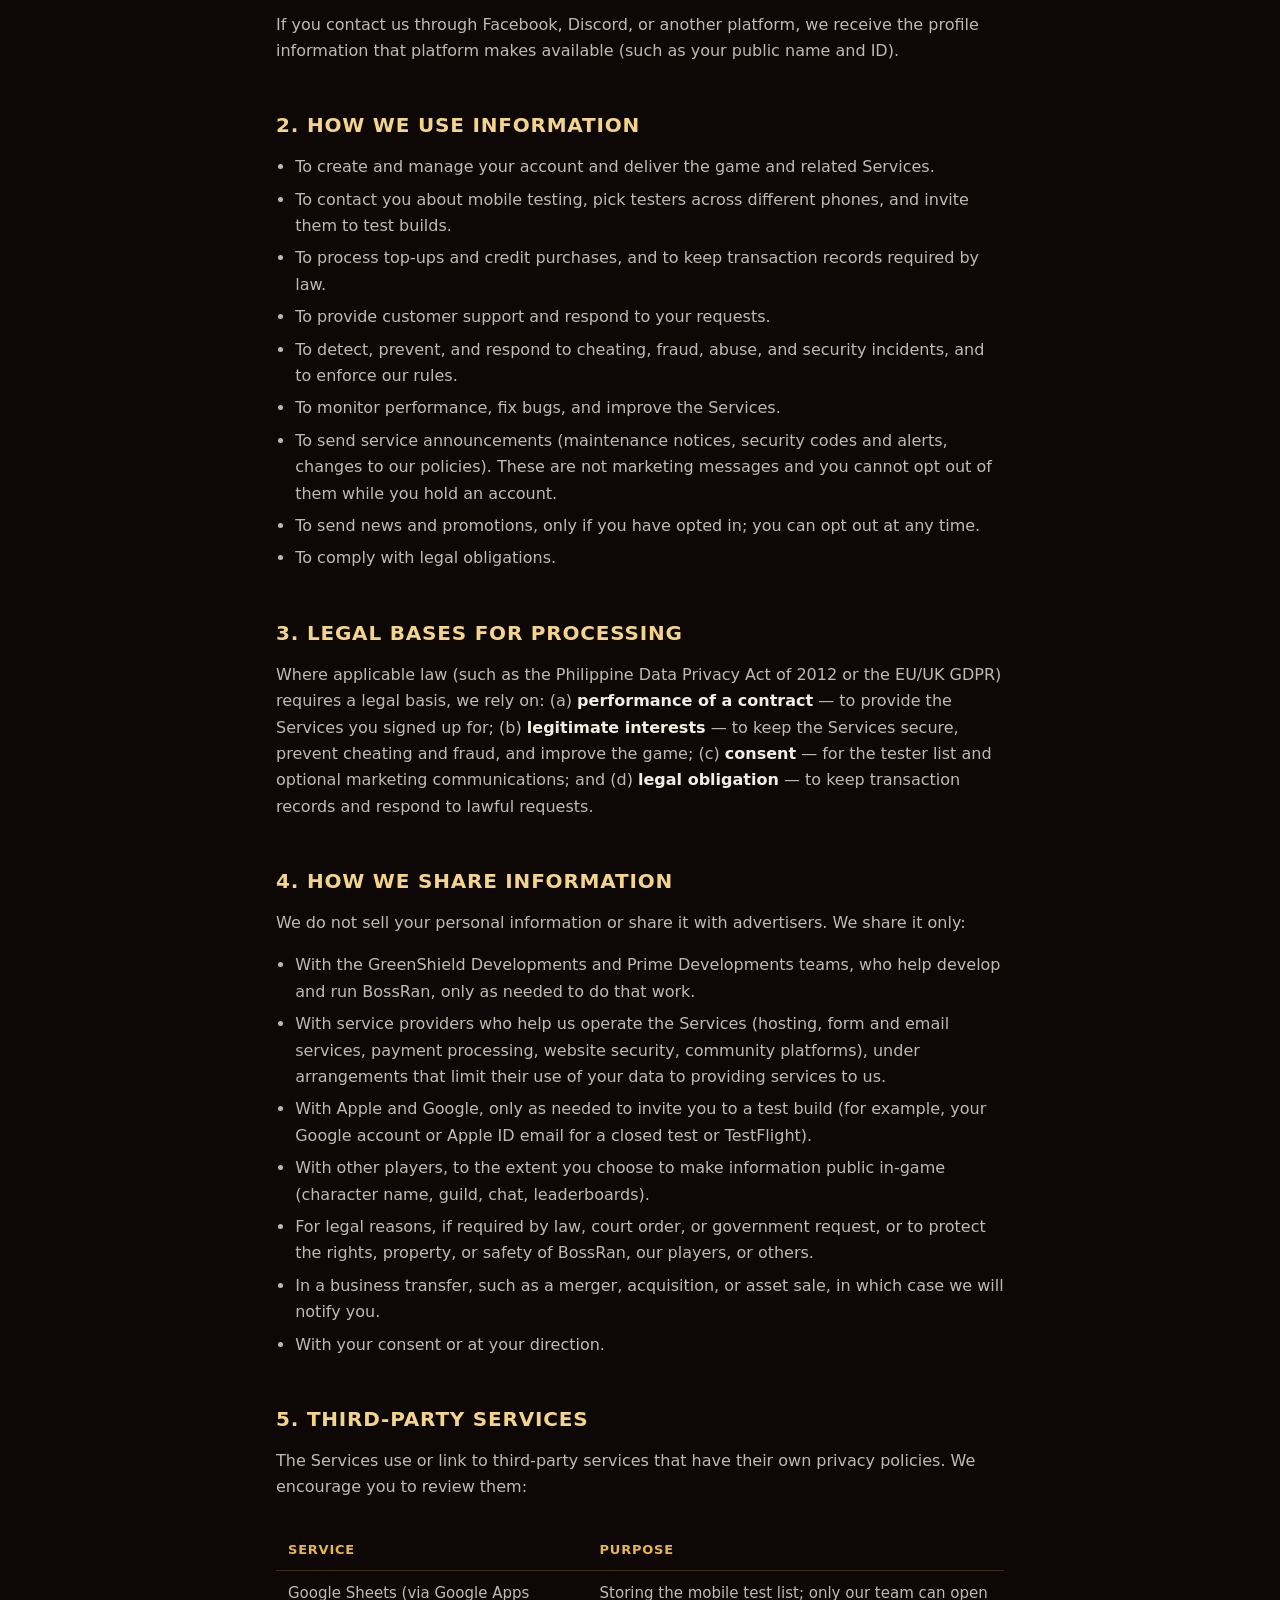
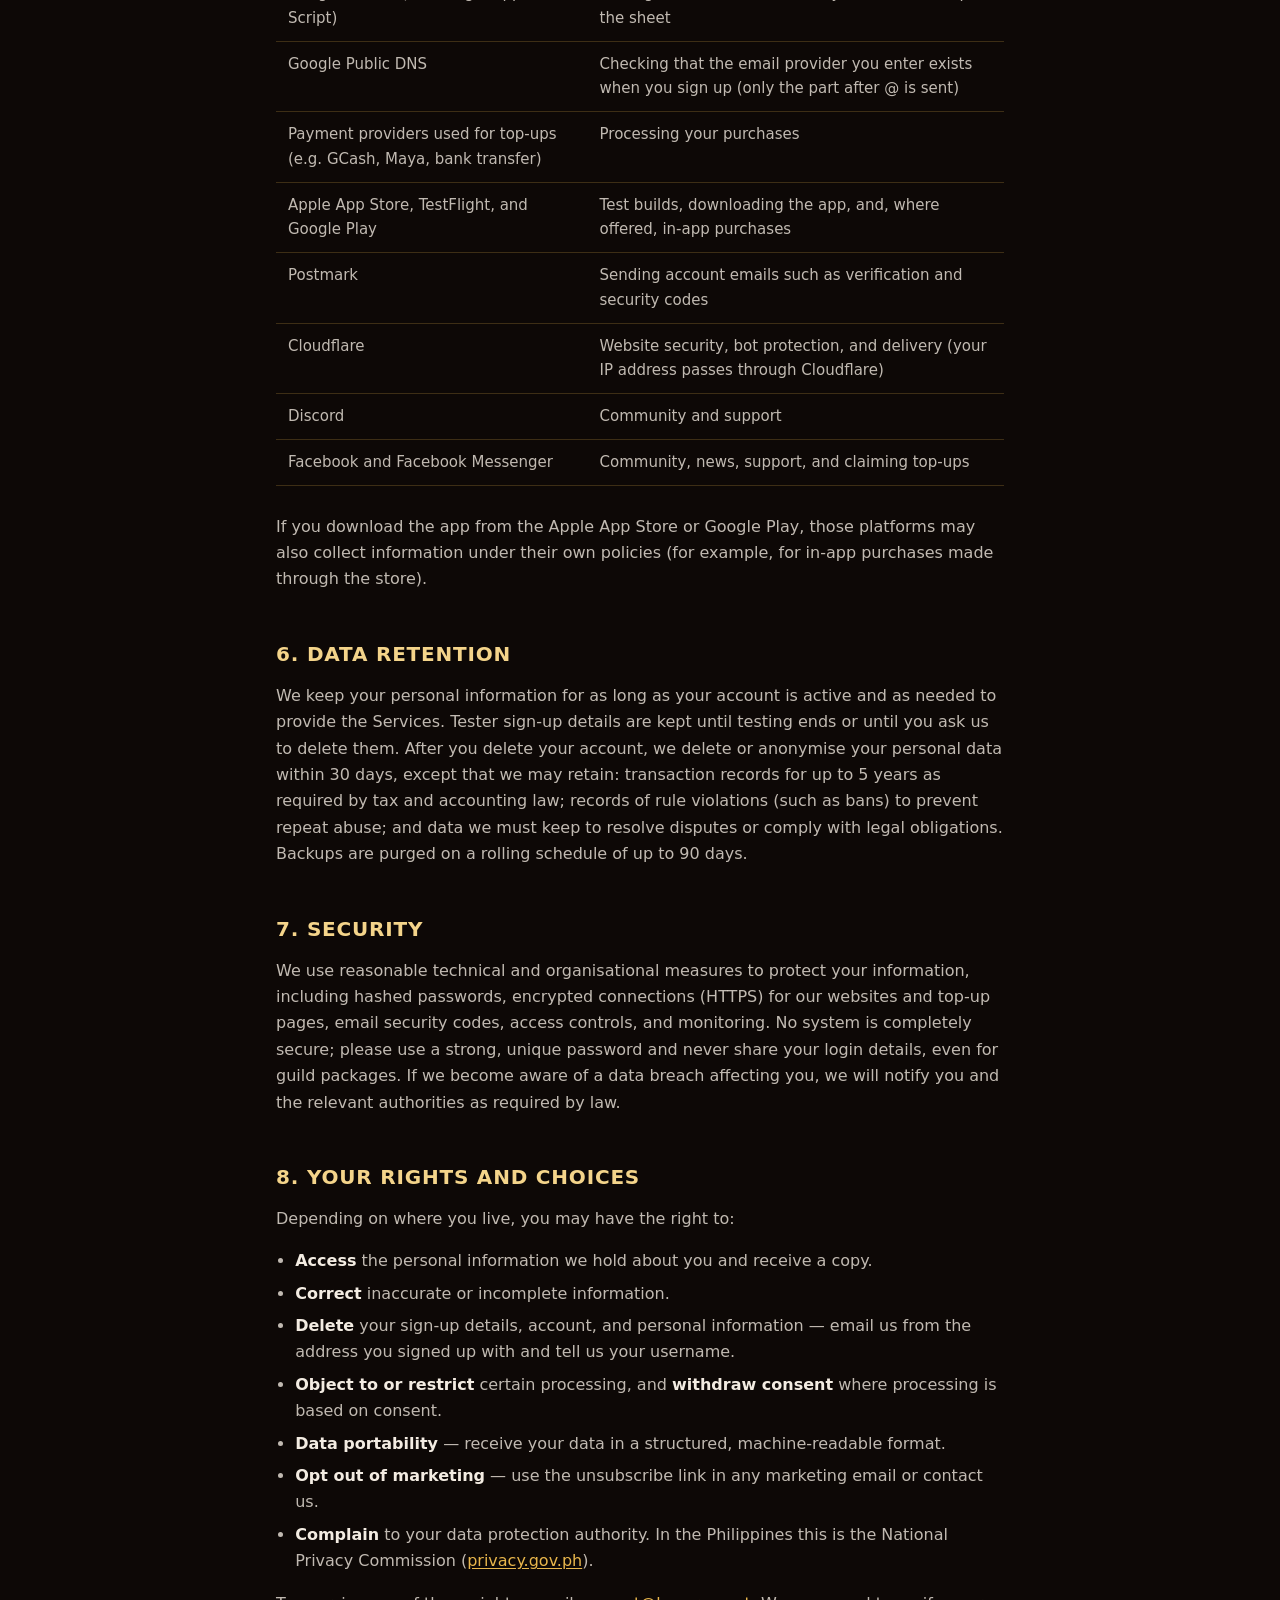
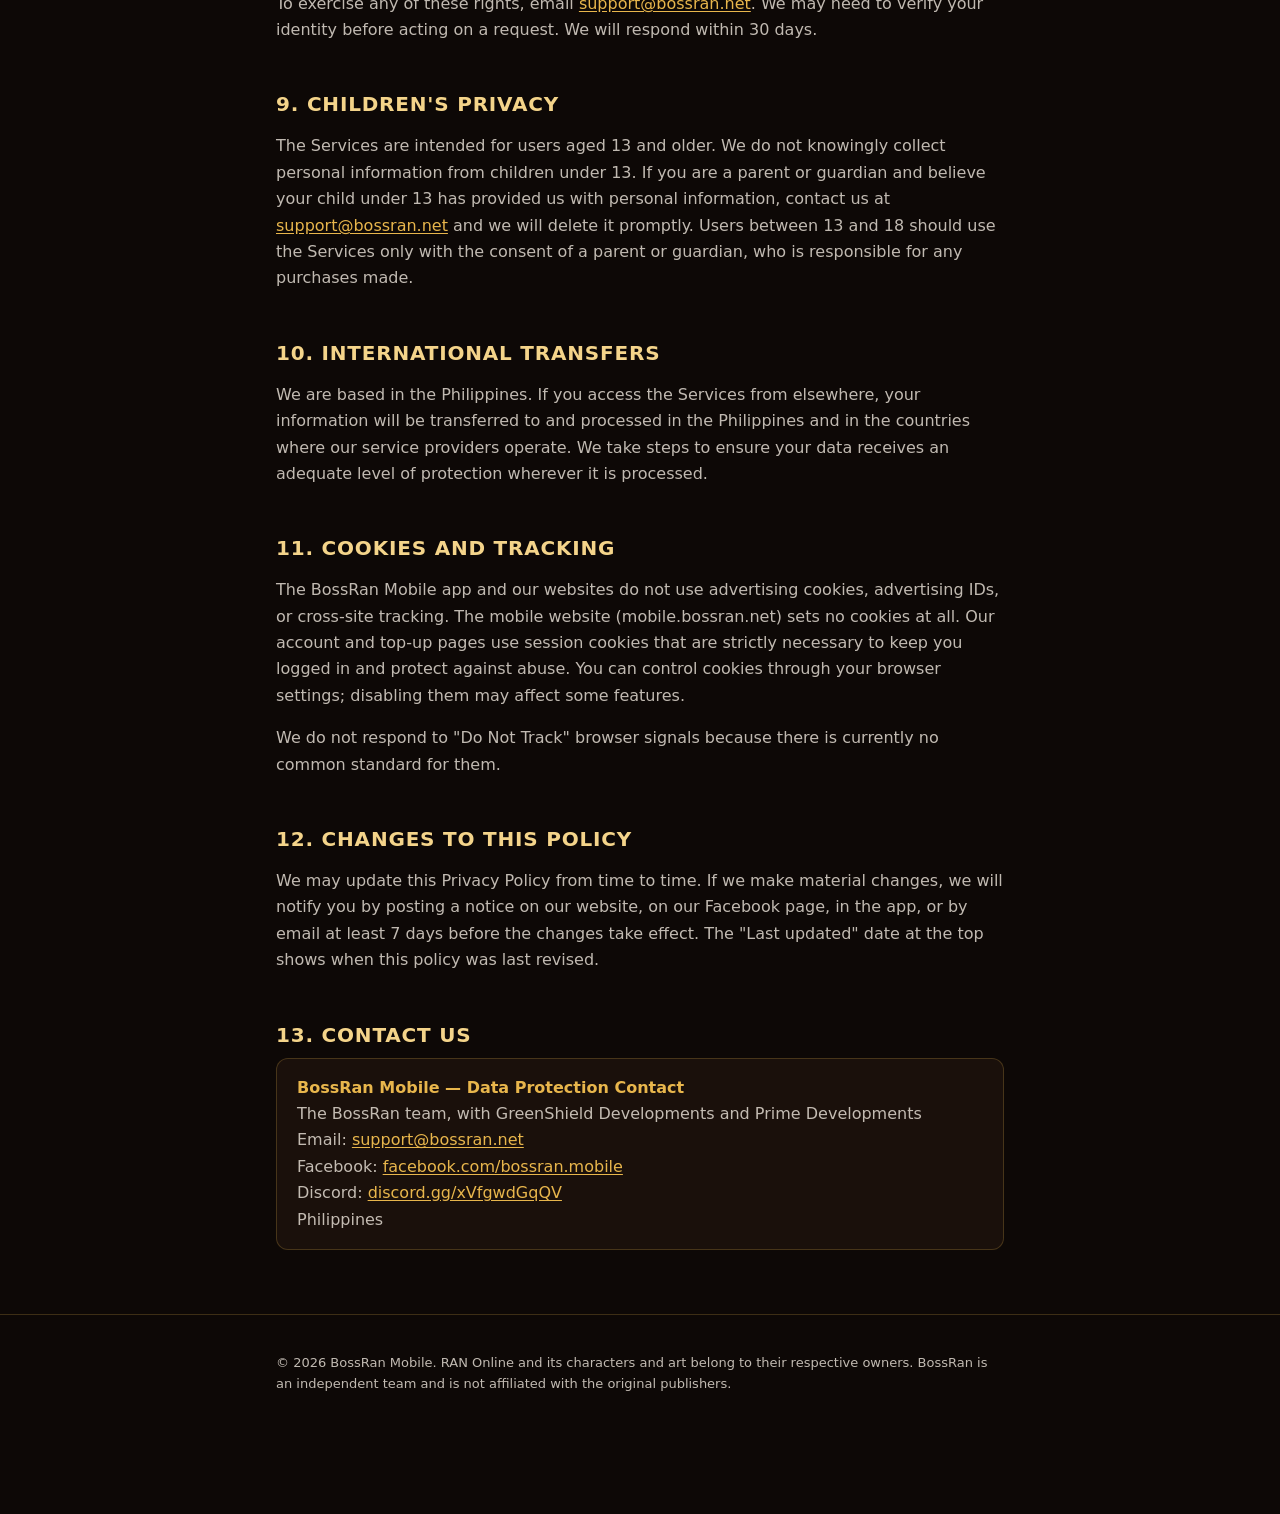
<file: privacy.html>
<!doctype html>
<html lang="en">
<head>
<meta charset="utf-8">
<meta name="viewport" content="width=device-width, initial-scale=1, viewport-fit=cover">
<title>Privacy Policy · BossRan Mobile</title>
<meta name="description" content="How BossRan Mobile collects, uses and protects your information.">
<meta name="theme-color" content="#0d0806">
<style>
:root {
  --bg: #0d0806;
  --panel: #1a100b;
  --border: rgba(232, 182, 76, .22);
  --gold: #e8b64c;
  --gold-soft: #f4d48a;
  --red: #c8261e;
  --text: #f3ece2;
  --muted: rgba(243, 236, 226, .78);
}
* { box-sizing: border-box; }
html { -webkit-text-size-adjust: 100%; scroll-behavior: smooth; }
body {
  margin: 0;
  background: radial-gradient(120% 60% at 50% 0, #2a120c 0, var(--bg) 60%) fixed, var(--bg);
  color: var(--text);
  font: 16px/1.65 system-ui, -apple-system, "Segoe UI", Roboto, sans-serif;
}
.wrap { max-width: 760px; margin: 0 auto; padding: 0 16px; }
header { border-bottom: 2px solid var(--red); background: rgba(0, 0, 0, .35); }
header .wrap { display: flex; align-items: center; justify-content: space-between; min-height: 56px; gap: 12px; }
.brand { color: var(--gold); font-weight: 800; letter-spacing: .08em; text-transform: uppercase; text-decoration: none; }
header a.contact { color: var(--muted); font-size: 14px; }
main { padding: 36px 0 64px; }
h1 { margin: 0 0 4px; color: var(--gold); font-size: clamp(28px, 7vw, 40px); line-height: 1.15; letter-spacing: .04em; text-transform: uppercase; }
.updated { margin: 0 0 24px; color: var(--muted); font-size: 14px; letter-spacing: .06em; text-transform: uppercase; }
h2 { margin: 40px 0 10px; padding-top: 8px; color: var(--gold-soft); font-size: 20px; line-height: 1.3; text-transform: uppercase; letter-spacing: .04em; scroll-margin-top: 16px; }
h3 { margin: 22px 0 6px; font-size: 16px; }
p, li { color: var(--muted); }
ul { padding-left: 1.2em; }
li { margin: 6px 0; }
b, strong { color: var(--text); }
a { color: var(--gold); text-underline-offset: 2px; }
.toc { margin: 24px 0; padding: 16px 20px; background: var(--panel); border: 1px solid var(--border); border-radius: 12px; }
.toc p { margin: 0 0 6px; color: var(--text); font-weight: 700; }
.toc ol { margin: 0; padding-left: 1.4em; columns: 2 220px; }
.toc li { margin: 3px 0; }
.note { padding: 14px 16px; background: rgba(200, 38, 30, .12); border-left: 3px solid var(--red); border-radius: 0 10px 10px 0; }
.table-wrap { overflow-x: auto; }
table { width: 100%; border-collapse: collapse; margin: 12px 0; font-size: 15px; }
th, td { padding: 10px 12px; border-bottom: 1px solid var(--border); text-align: left; vertical-align: top; }
th { color: var(--gold); font-size: 13px; letter-spacing: .06em; text-transform: uppercase; }
td { color: var(--muted); }
address { font-style: normal; padding: 16px 20px; background: var(--panel); border: 1px solid var(--border); border-radius: 12px; color: var(--muted); }
address b { color: var(--gold); }
footer { border-top: 1px solid var(--border); padding: 24px 0 40px; color: var(--muted); font-size: 13px; }
</style>
<link rel="stylesheet" href="assets/community.css?v=2">
</head>
<body>
<header>
  <div class="wrap">
    <a class="brand" href="./">BossRan Mobile</a>
    <a class="contact" href="mailto:support@bossran.net">support@bossran.net</a>
  </div>
</header>

<main>
  <div class="wrap">
    <h1>Privacy Policy</h1>
    <p class="updated">Last updated: 23 October 2026</p>

    <p>This Privacy Policy explains how the BossRan team, which develops and runs BossRan Mobile together with GreenShield Developments and Prime Developments ("BossRan", "we", "us", or "our"), collects, uses, shares, and protects information about you when you use the BossRan Mobile app for Android and iOS, our mobile website, our tester sign-up, our top-up service, and related services (together, the "Services"). By using the Services you agree to the practices described here.</p>

    <nav class="toc" aria-label="Contents">
      <p>Contents</p>
      <ol>
        <li><a href="#collect">Information we collect</a></li>
        <li><a href="#use">How we use information</a></li>
        <li><a href="#bases">Legal bases</a></li>
        <li><a href="#share">How we share information</a></li>
        <li><a href="#third-party">Third-party services</a></li>
        <li><a href="#retention">Data retention</a></li>
        <li><a href="#security">Security</a></li>
        <li><a href="#rights">Your rights and choices</a></li>
        <li><a href="#children">Children's privacy</a></li>
        <li><a href="#transfers">International transfers</a></li>
        <li><a href="#cookies">Cookies and tracking</a></li>
        <li><a href="#changes">Changes to this policy</a></li>
        <li><a href="#contact">Contact us</a></li>
      </ol>
    </nav>

    <h2 id="collect">1. Information we collect</h2>
    <h3>Information you provide</h3>
    <ul>
      <li><b>Account information:</b> username, password (stored hashed), and email address when you create a game account.</li>
      <li><b>Tester sign-up:</b> when you join the test list on our mobile website, your Facebook name, your phone type (Android or iPhone/iPad), your phone model and system version, and an email address: your Google account email on Android, so we can add you to our Google Play test, or your Apple ID email on iPhone and iPad, so we can send your TestFlight invite.</li>
      <li><b>Payment and top-up information:</b> the amount, date, payment method, and transaction reference of credits you purchase, and the account that receives them. Payments are processed by third-party payment providers or by the app store; we do not receive or store your full card number, bank credentials, or e-wallet PIN.</li>
      <li><b>Communications:</b> messages you send to our support team by email, Facebook Messenger, Discord, or in-game, including any attachments.</li>
      <li><b>User content:</b> character names, guild/club names, in-game chat, and other content you create within the game.</li>
    </ul>
    <h3>Information collected automatically</h3>
    <ul>
      <li><b>Device and technical data:</b> IP address, phone or tablet model, operating system and version, device identifiers needed to run the game and recognise your devices, and language settings.</li>
      <li><b>Gameplay and usage data:</b> login times, play sessions, character progress, items, trades, in-game purchases, and interactions with other players.</li>
      <li><b>Log data:</b> server logs, crash reports, and diagnostic information used to keep the Services working and secure.</li>
      <li><b>Game files:</b> the app downloads and updates game files from our servers. To do this it checks which files and versions are on your device; it does not read your photos, contacts, or other apps' files.</li>
    </ul>
    <h3>Information from other sources</h3>
    <p>If you contact us through Facebook, Discord, or another platform, we receive the profile information that platform makes available (such as your public name and ID).</p>

    <h2 id="use">2. How we use information</h2>
    <ul>
      <li>To create and manage your account and deliver the game and related Services.</li>
      <li>To contact you about mobile testing, pick testers across different phones, and invite them to test builds.</li>
      <li>To process top-ups and credit purchases, and to keep transaction records required by law.</li>
      <li>To provide customer support and respond to your requests.</li>
      <li>To detect, prevent, and respond to cheating, fraud, abuse, and security incidents, and to enforce our rules.</li>
      <li>To monitor performance, fix bugs, and improve the Services.</li>
      <li>To send service announcements (maintenance notices, security codes and alerts, changes to our policies). These are not marketing messages and you cannot opt out of them while you hold an account.</li>
      <li>To send news and promotions, only if you have opted in; you can opt out at any time.</li>
      <li>To comply with legal obligations.</li>
    </ul>

    <h2 id="bases">3. Legal bases for processing</h2>
    <p>Where applicable law (such as the Philippine Data Privacy Act of 2012 or the EU/UK GDPR) requires a legal basis, we rely on: (a) <b>performance of a contract</b> — to provide the Services you signed up for; (b) <b>legitimate interests</b> — to keep the Services secure, prevent cheating and fraud, and improve the game; (c) <b>consent</b> — for the tester list and optional marketing communications; and (d) <b>legal obligation</b> — to keep transaction records and respond to lawful requests.</p>

    <h2 id="share">4. How we share information</h2>
    <p>We do not sell your personal information or share it with advertisers. We share it only:</p>
    <ul>
      <li>With the GreenShield Developments and Prime Developments teams, who help develop and run BossRan, only as needed to do that work.</li>
      <li>With service providers who help us operate the Services (hosting, form and email services, payment processing, website security, community platforms), under arrangements that limit their use of your data to providing services to us.</li>
      <li>With Apple and Google, only as needed to invite you to a test build (for example, your Google account or Apple ID email for a closed test or TestFlight).</li>
      <li>With other players, to the extent you choose to make information public in-game (character name, guild, chat, leaderboards).</li>
      <li>For legal reasons, if required by law, court order, or government request, or to protect the rights, property, or safety of BossRan, our players, or others.</li>
      <li>In a business transfer, such as a merger, acquisition, or asset sale, in which case we will notify you.</li>
      <li>With your consent or at your direction.</li>
    </ul>

    <h2 id="third-party">5. Third-party services</h2>
    <p>The Services use or link to third-party services that have their own privacy policies. We encourage you to review them:</p>
    <div class="table-wrap">
      <table>
        <thead><tr><th>Service</th><th>Purpose</th></tr></thead>
        <tbody>
          <tr><td>Google Sheets (via Google Apps Script)</td><td>Storing the mobile test list; only our team can open the sheet</td></tr>
          <tr><td>Google Public DNS</td><td>Checking that the email provider you enter exists when you sign up (only the part after @ is sent)</td></tr>
          <tr><td>Payment providers used for top-ups (e.g. GCash, Maya, bank transfer)</td><td>Processing your purchases</td></tr>
          <tr><td>Apple App Store, TestFlight, and Google Play</td><td>Test builds, downloading the app, and, where offered, in-app purchases</td></tr>
          <tr><td>Postmark</td><td>Sending account emails such as verification and security codes</td></tr>
          <tr><td>Cloudflare</td><td>Website security, bot protection, and delivery (your IP address passes through Cloudflare)</td></tr>
          <tr><td>Discord</td><td>Community and support</td></tr>
          <tr><td>Facebook and Facebook Messenger</td><td>Community, news, support, and claiming top-ups</td></tr>
        </tbody>
      </table>
    </div>
    <p>If you download the app from the Apple App Store or Google Play, those platforms may also collect information under their own policies (for example, for in-app purchases made through the store).</p>

    <h2 id="retention">6. Data retention</h2>
    <p>We keep your personal information for as long as your account is active and as needed to provide the Services. Tester sign-up details are kept until testing ends or until you ask us to delete them. After you delete your account, we delete or anonymise your personal data within 30 days, except that we may retain: transaction records for up to 5 years as required by tax and accounting law; records of rule violations (such as bans) to prevent repeat abuse; and data we must keep to resolve disputes or comply with legal obligations. Backups are purged on a rolling schedule of up to 90 days.</p>

    <h2 id="security">7. Security</h2>
    <p>We use reasonable technical and organisational measures to protect your information, including hashed passwords, encrypted connections (HTTPS) for our websites and top-up pages, email security codes, access controls, and monitoring. No system is completely secure; please use a strong, unique password and never share your login details, even for guild packages. If we become aware of a data breach affecting you, we will notify you and the relevant authorities as required by law.</p>

    <h2 id="rights">8. Your rights and choices</h2>
    <p>Depending on where you live, you may have the right to:</p>
    <ul>
      <li><b>Access</b> the personal information we hold about you and receive a copy.</li>
      <li><b>Correct</b> inaccurate or incomplete information.</li>
      <li><b>Delete</b> your sign-up details, account, and personal information — email us from the address you signed up with and tell us your username.</li>
      <li><b>Object to or restrict</b> certain processing, and <b>withdraw consent</b> where processing is based on consent.</li>
      <li><b>Data portability</b> — receive your data in a structured, machine-readable format.</li>
      <li><b>Opt out of marketing</b> — use the unsubscribe link in any marketing email or contact us.</li>
      <li><b>Complain</b> to your data protection authority. In the Philippines this is the National Privacy Commission (<a href="https://privacy.gov.ph" target="_blank" rel="noopener">privacy.gov.ph</a>).</li>
    </ul>
    <p>To exercise any of these rights, email <a href="mailto:support@bossran.net">support@bossran.net</a>. We may need to verify your identity before acting on a request. We will respond within 30 days.</p>

    <h2 id="children">9. Children's privacy</h2>
    <p>The Services are intended for users aged 13 and older. We do not knowingly collect personal information from children under 13. If you are a parent or guardian and believe your child under 13 has provided us with personal information, contact us at <a href="mailto:support@bossran.net">support@bossran.net</a> and we will delete it promptly. Users between 13 and 18 should use the Services only with the consent of a parent or guardian, who is responsible for any purchases made.</p>

    <h2 id="transfers">10. International transfers</h2>
    <p>We are based in the Philippines. If you access the Services from elsewhere, your information will be transferred to and processed in the Philippines and in the countries where our service providers operate. We take steps to ensure your data receives an adequate level of protection wherever it is processed.</p>

    <h2 id="cookies">11. Cookies and tracking</h2>
    <p>The BossRan Mobile app and our websites do not use advertising cookies, advertising IDs, or cross-site tracking. The mobile website (mobile.bossran.net) sets no cookies at all. Our account and top-up pages use session cookies that are strictly necessary to keep you logged in and protect against abuse. You can control cookies through your browser settings; disabling them may affect some features.</p>
    <p>We do not respond to "Do Not Track" browser signals because there is currently no common standard for them.</p>

    <h2 id="changes">12. Changes to this policy</h2>
    <p>We may update this Privacy Policy from time to time. If we make material changes, we will notify you by posting a notice on our website, on our Facebook page, in the app, or by email at least 7 days before the changes take effect. The "Last updated" date at the top shows when this policy was last revised.</p>

    <h2 id="contact">13. Contact us</h2>
    <address>
      <b>BossRan Mobile — Data Protection Contact</b><br>
      The BossRan team, with GreenShield Developments and Prime Developments<br>
      Email: <a href="mailto:support@bossran.net">support@bossran.net</a><br>
      Facebook: <a href="https://www.facebook.com/bossran.mobile" target="_blank" rel="noopener">facebook.com/bossran.mobile</a><br>
      Discord: <a href="https://discord.gg/xVfgwdGqQV" target="_blank" rel="noopener">discord.gg/xVfgwdGqQV</a><br>
      Philippines
    </address>
  </div>
</main>

<footer>
  <div class="wrap">
    <p>© 2026 BossRan Mobile. RAN Online and its characters and art belong to their respective owners. BossRan is an independent team and is not affiliated with the original publishers.</p>
  </div>
</footer>
<nav class="social-links" aria-label="BossRan community">
  <a class="discord" href="https://discord.gg/xVfgwdGqQV" aria-label="Join Discord" title="Join Discord" target="_blank" rel="noopener noreferrer"><svg viewBox="0 0 24 24" aria-hidden="true"><path fill="currentColor" d="M20.317 4.3698a19.7913 19.7913 0 00-4.8851-1.5152.0741.0741 0 00-.0785.0371c-.211.3753-.4447.8648-.6083 1.2495-1.8447-.2762-3.68-.2762-5.4868 0-.1636-.3933-.4058-.8742-.6177-1.2495a.077.077 0 00-.0785-.037 19.7363 19.7363 0 00-4.8852 1.515.0699.0699 0 00-.0321.0277C.5334 9.0458-.319 13.5799.0992 18.0578a.0824.0824 0 00.0312.0561c2.0528 1.5076 4.0413 2.4228 5.9929 3.0294a.0777.0777 0 00.0842-.0276c.4616-.6304.8731-1.2952 1.226-1.9942a.076.076 0 00-.0416-.1057c-.6528-.2476-1.2743-.5495-1.8722-.8923a.077.077 0 01-.0076-.1277c.1258-.0943.2517-.1923.3718-.2914a.0743.0743 0 01.0776-.0105c3.9278 1.7933 8.18 1.7933 12.0614 0a.0739.0739 0 01.0785.0095c.1202.099.246.1981.3728.2924a.077.077 0 01-.0066.1276 12.2986 12.2986 0 01-1.873.8914.0766.0766 0 00-.0407.1067c.3604.698.7719 1.3628 1.225 1.9932a.076.076 0 00.0842.0286c1.961-.6067 3.9495-1.5219 6.0023-3.0294a.077.077 0 00.0313-.0552c.5004-5.177-.8382-9.6739-3.5485-13.6604a.061.061 0 00-.0312-.0286zM8.02 15.3312c-1.1825 0-2.1569-1.0857-2.1569-2.419 0-1.3332.9555-2.4189 2.157-2.4189 1.2108 0 2.1757 1.0952 2.1568 2.419 0 1.3332-.9555 2.4189-2.1569 2.4189zm7.9748 0c-1.1825 0-2.1569-1.0857-2.1569-2.419 0-1.3332.9554-2.4189 2.1569-2.4189 1.2108 0 2.1757 1.0952 2.1568 2.419 0 1.3332-.946 2.4189-2.1568 2.4189Z"/></svg>Discord</a>
  <a class="facebook" href="https://www.facebook.com/groups/bossranmobile" aria-label="Join the Facebook group" title="Join the Facebook group" target="_blank" rel="noopener noreferrer"><svg viewBox="0 0 24 24" aria-hidden="true"><path fill="currentColor" d="M14 8.5V6.8c0-.8.5-1 .9-1H17V2.1L14.1 2C10.9 2 10.2 4.4 10.2 6v2.5H8V12h2.2v10H14V12h2.8l.4-3.5H14z"/></svg>Group</a>
  <a class="facebook" href="https://www.facebook.com/bossran.mobile" aria-label="Follow the Facebook page" title="Follow the Facebook page" target="_blank" rel="noopener noreferrer"><svg viewBox="0 0 24 24" aria-hidden="true"><path fill="currentColor" d="M14 8.5V6.8c0-.8.5-1 .9-1H17V2.1L14.1 2C10.9 2 10.2 4.4 10.2 6v2.5H8V12h2.2v10H14V12h2.8l.4-3.5H14z"/></svg>Page</a>
</nav>
</body>
</html>
</file>
<file: assets/community.css>
.social-links {
  position: fixed;
  z-index: 30;
  right: max(12px, env(safe-area-inset-right));
  bottom: max(10px, env(safe-area-inset-bottom));
  display: flex;
  gap: 3px;
  padding: 3px;
  border: 1px solid #806330;
  border-radius: 16px;
  background: #1d1710;
  box-shadow: 0 3px 12px #0006;
}
.social-links a {
  display: inline-flex;
  align-items: center;
  justify-content: center;
  gap: 6px;
  min-height: 44px;
  padding: 0 9px;
  border-radius: 12px;
  color: #fff;
  font: 600 14px/1 system-ui, sans-serif;
  text-decoration: none;
}
.social-links svg { width: 22px; height: 22px; }
.social-links .discord svg { color: #a2aaff; }
.social-links .facebook svg { color: #70afff; }
.social-links a:hover, .social-links a:focus-visible { background: #382c20; }
.social-links a:focus-visible { outline: 2px solid #f7c448; }
body { padding-bottom: calc(66px + env(safe-area-inset-bottom)); }
</file>
